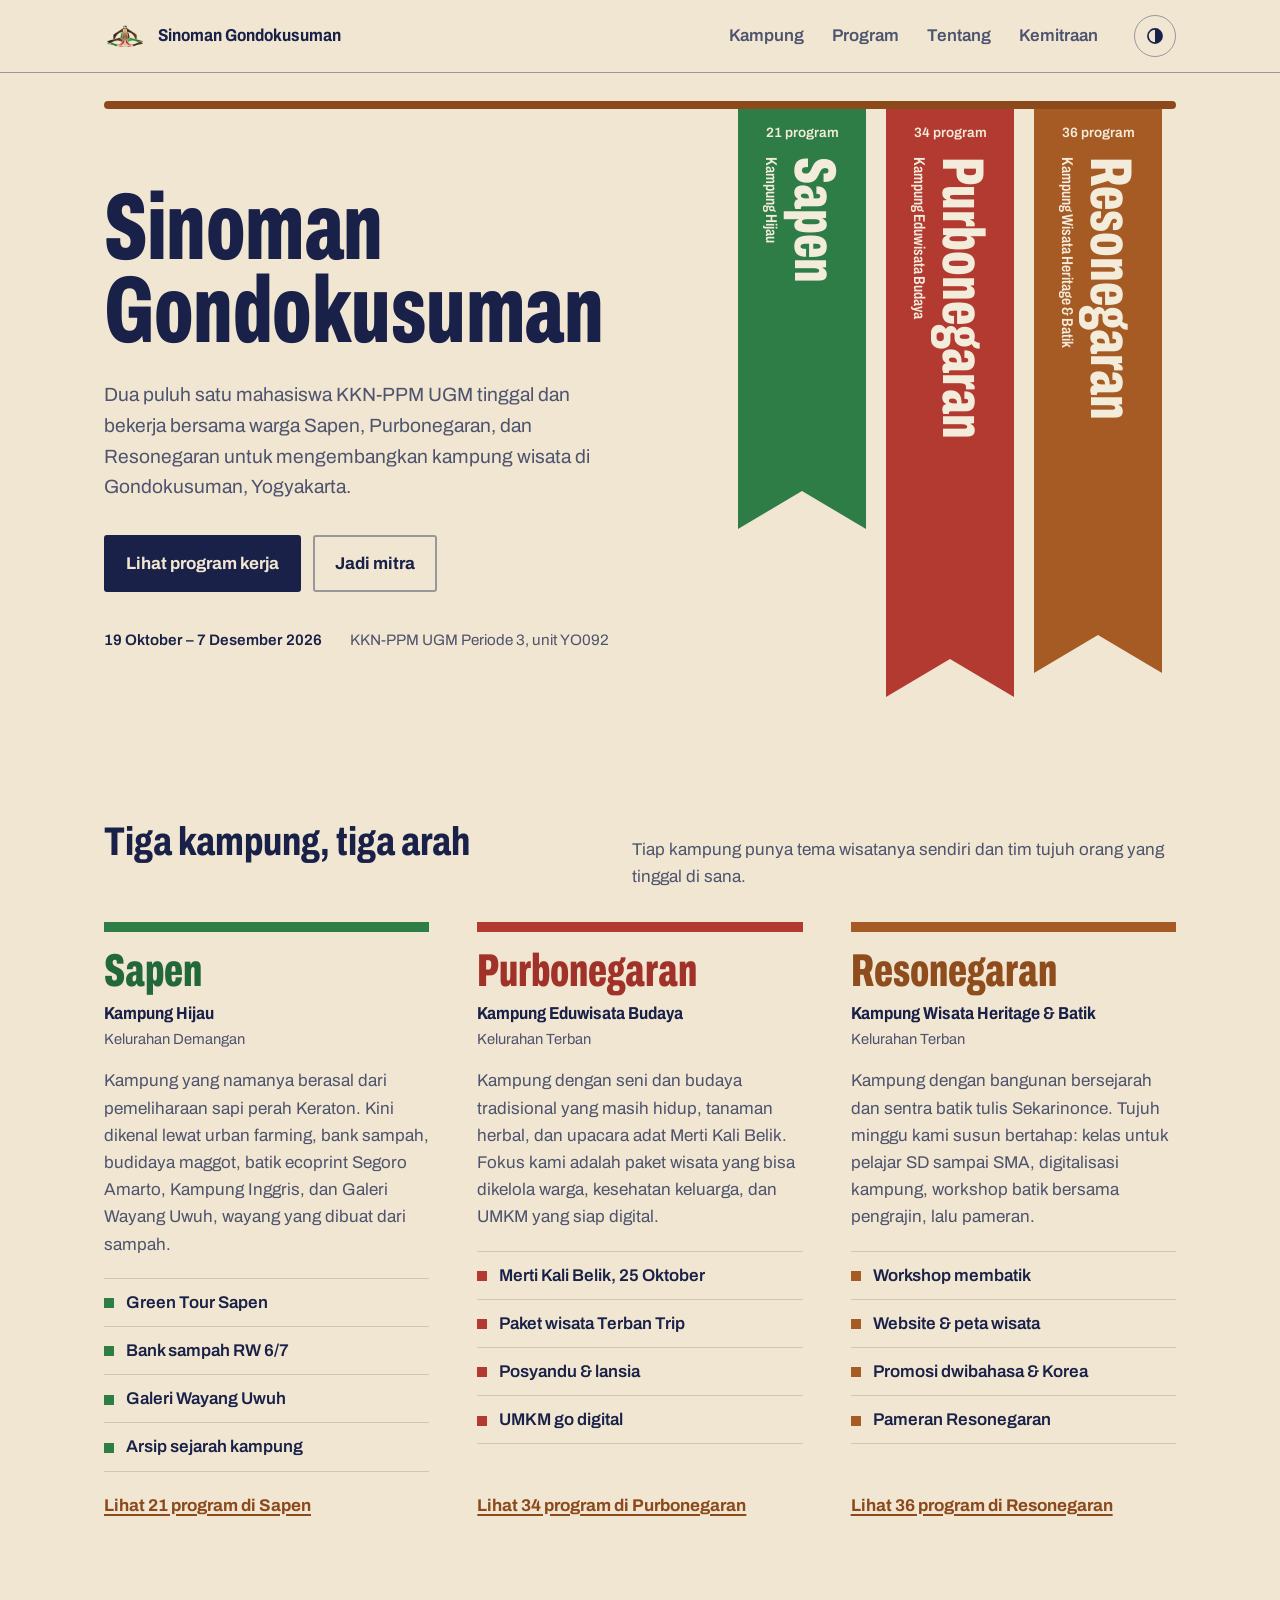
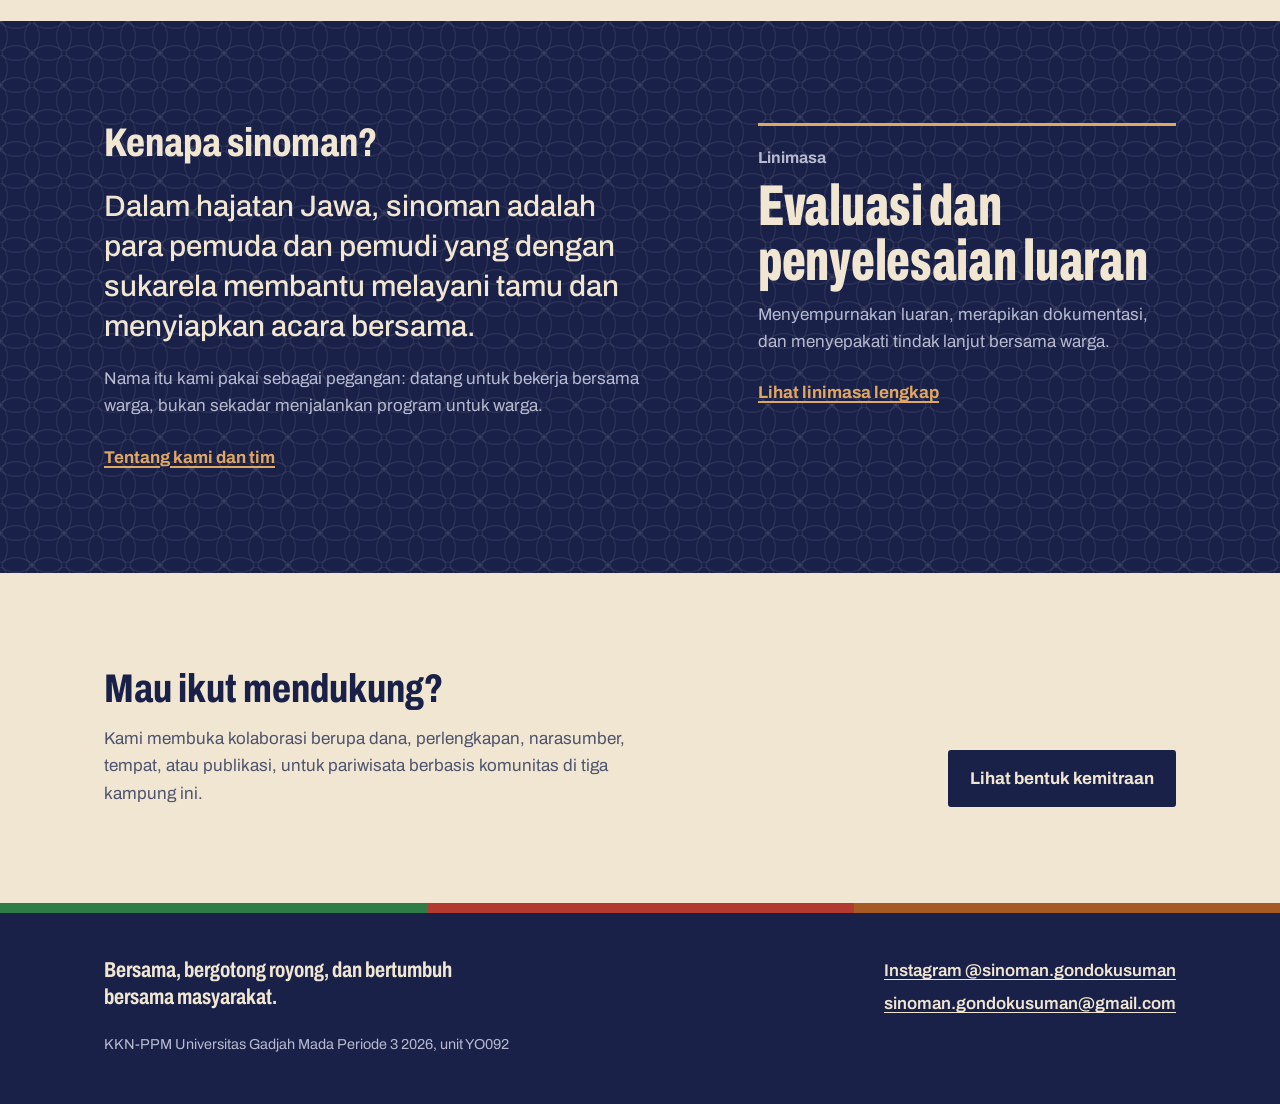
<file: site/index.html>
<!doctype html>
<html lang="id" data-theme="light">
<head>
<meta charset="utf-8">
<meta name="viewport" content="width=device-width, initial-scale=1">
<title>Sinoman Gondokusuman, KKN-PPM UGM 2026</title>
<meta name="description" content="KKN-PPM UGM Periode 3 2026 (YO092) bersama warga Sapen, Purbonegaran, dan Resonegaran, Gondokusuman, Yogyakarta.">
<link rel="icon" type="image/png" href="assets/logo-mark.png">
<script>try { var t = localStorage.getItem("theme"); if (t) document.documentElement.dataset.theme = t; } catch (e) {}</script>
<link rel="preconnect" href="https://fonts.googleapis.com">
<link rel="preconnect" href="https://fonts.gstatic.com" crossorigin>
<link href="https://fonts.googleapis.com/css2?family=Archivo:wdth,wght@62..125,100..900&display=swap" rel="stylesheet">
<link rel="stylesheet" href="style.css">
</head>
<body data-page="home">

<a class="skip" href="#main">Langsung ke isi</a>
<header class="bar">
  <div class="wrap bar-in">
    <a class="brand" href="./" aria-current="page"><span class="disc"><img src="assets/logo-mark.png" alt="" width="36" height="23"></span>Sinoman Gondokusuman</a>
    <nav class="menu" aria-label="Navigasi utama">
      <a href="kampung.html">Kampung</a>
      <a href="program.html">Program</a>
      <a href="tentang.html">Tentang</a>
      <a href="kemitraan.html">Kemitraan</a>
    </nav>
    <button class="theme-toggle" type="button" aria-pressed="false" aria-label="Mode gelap">
      <svg viewBox="0 0 24 24" width="20" height="20" aria-hidden="true"><circle cx="12" cy="12" r="8.5" fill="none" stroke="currentColor" stroke-width="2"/><path d="M12 3.5a8.5 8.5 0 0 1 0 17z" fill="currentColor"/></svg>
    </button>
  </div>
</header>

<main id="main">

<section class="hero">
  <div class="wrap hero-in">
    <div class="pole" aria-hidden="true"></div>
    <div class="hero-text">
      <h1>Sinoman <span>Gondokusuman</span></h1>
      <p class="lede">Dua puluh satu mahasiswa KKN-PPM UGM tinggal dan bekerja bersama warga Sapen, Purbonegaran, dan Resonegaran untuk mengembangkan kampung wisata di Gondokusuman, Yogyakarta.</p>
      <div class="actions">
        <a class="btn" href="program.html">Lihat program kerja</a>
        <a class="btn btn-line" href="kemitraan.html">Jadi mitra</a>
      </div>
      <p class="hero-meta"><span><b>19 Oktober – 7 Desember 2026</b></span><span>KKN-PPM UGM Periode 3, unit YO092</span></p>
    </div>
    <ul class="umbul" id="umbul" aria-label="Tiga kampung"></ul>
  </div>
</section>

<section aria-labelledby="trio-title">
  <div class="wrap">
    <div class="trio-head">
      <h2 id="trio-title">Tiga kampung, tiga arah</h2>
      <p>Tiap kampung punya tema wisatanya sendiri dan tim tujuh orang yang tinggal di sana.</p>
    </div>
    <ul class="trio" id="trio"></ul>
  </div>
</section>

<section class="band" aria-labelledby="sinoman-title">
  <div class="wrap duo">
    <div>
      <h2 id="sinoman-title">Kenapa sinoman?</h2>
      <p class="quote">Dalam hajatan Jawa, sinoman adalah para pemuda dan pemudi yang dengan sukarela membantu melayani tamu dan menyiapkan acara bersama.</p>
      <p>Nama itu kami pakai sebagai pegangan: datang untuk bekerja bersama warga, bukan sekadar menjalankan program untuk warga.</p>
      <a class="more" href="tentang.html">Tentang kami dan tim</a>
    </div>
    <aside class="now" id="now" aria-label="Linimasa"></aside>
  </div>
</section>

<section class="invite" aria-labelledby="invite-title">
  <div class="wrap invite-in">
    <div>
      <h2 id="invite-title">Mau ikut mendukung?</h2>
      <p>Kami membuka kolaborasi berupa dana, perlengkapan, narasumber, tempat, atau publikasi, untuk pariwisata berbasis komunitas di tiga kampung ini.</p>
    </div>
    <a class="btn" href="kemitraan.html">Lihat bentuk kemitraan</a>
  </div>
</section>

</main>

<footer class="foot">
  <div class="wrap foot-in">
    <p class="foot-tag">Bersama, bergotong royong, dan bertumbuh bersama masyarakat.</p>
    <ul class="foot-links">
      <li><a href="https://www.instagram.com/sinoman.gondokusuman/" rel="noopener">Instagram @sinoman.gondokusuman</a></li>
      <li><a href="mailto:sinoman.gondokusuman@gmail.com">sinoman.gondokusuman@gmail.com</a></li>
    </ul>
    <p class="foot-small">KKN-PPM Universitas Gadjah Mada Periode 3 2026, unit YO092</p>
  </div>
</footer>

<script src="data.js"></script>
<script src="app.js"></script>
</body>
</html>
</file>
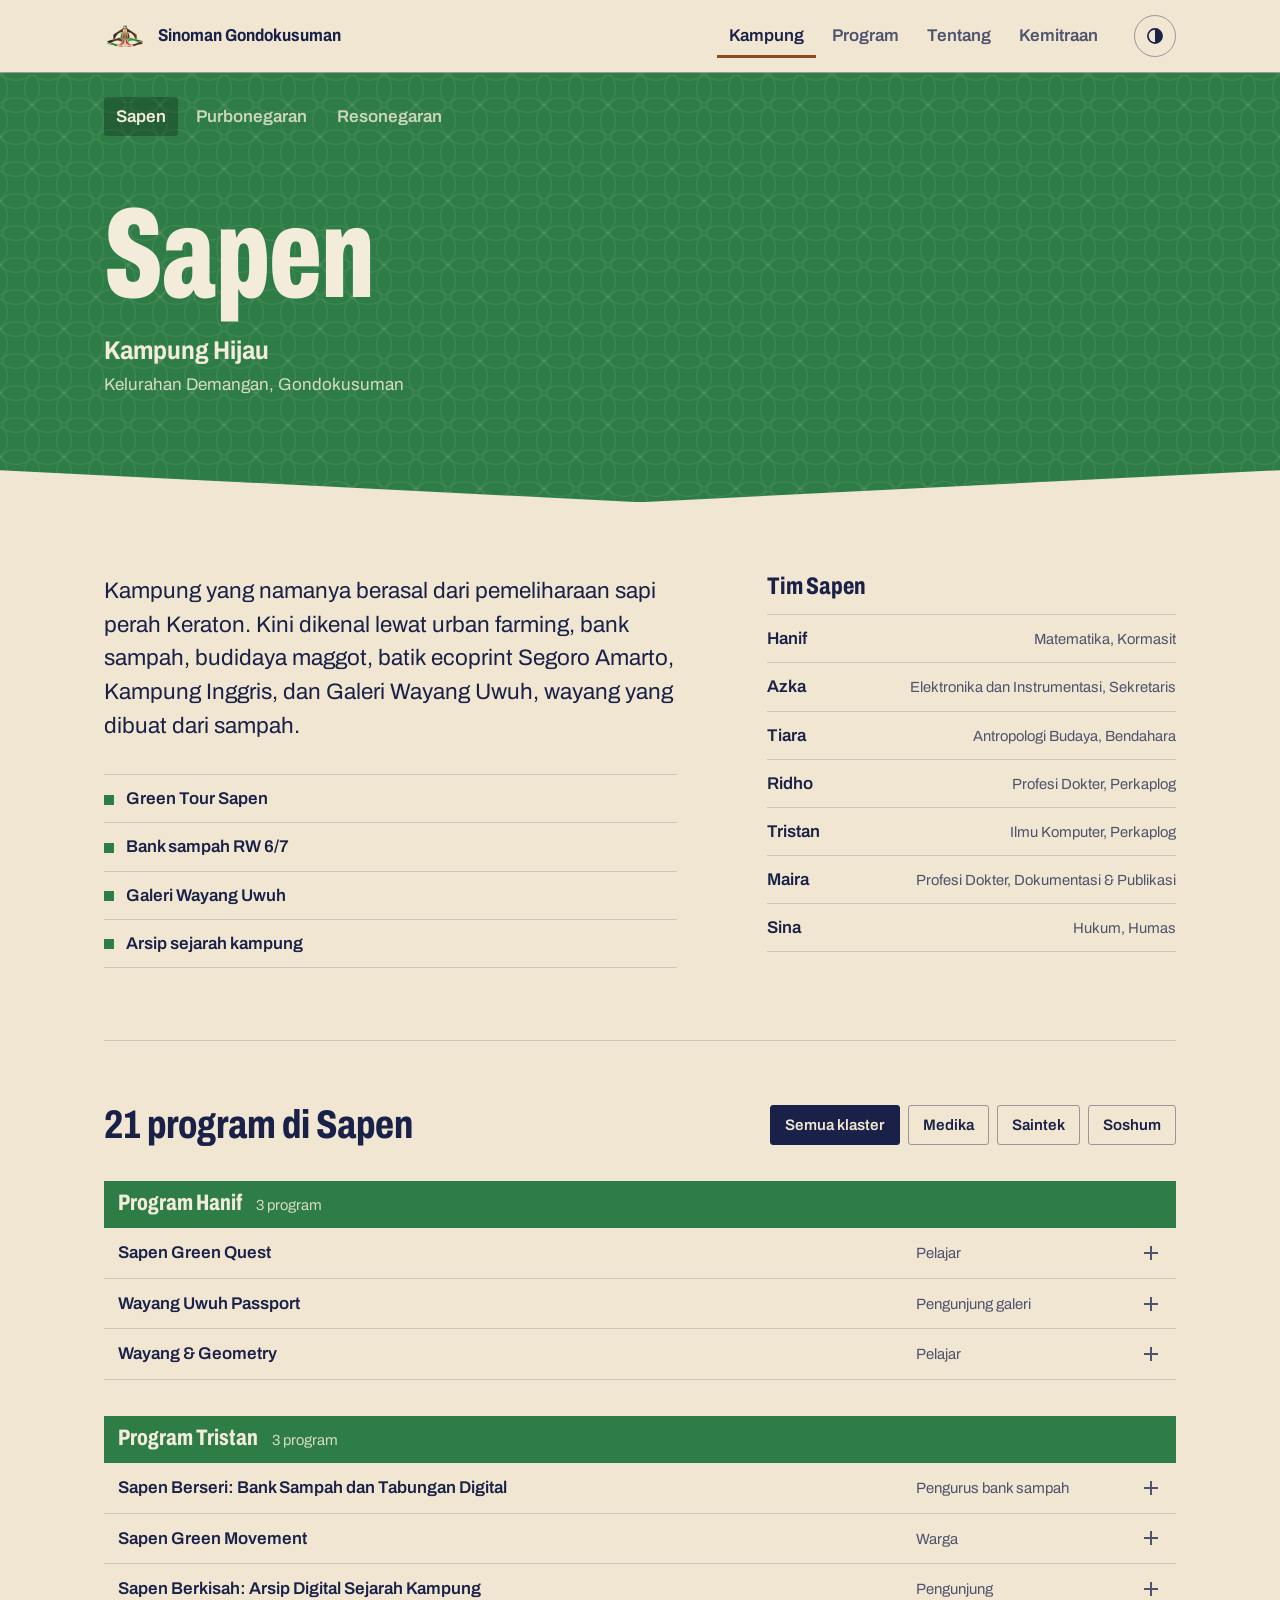
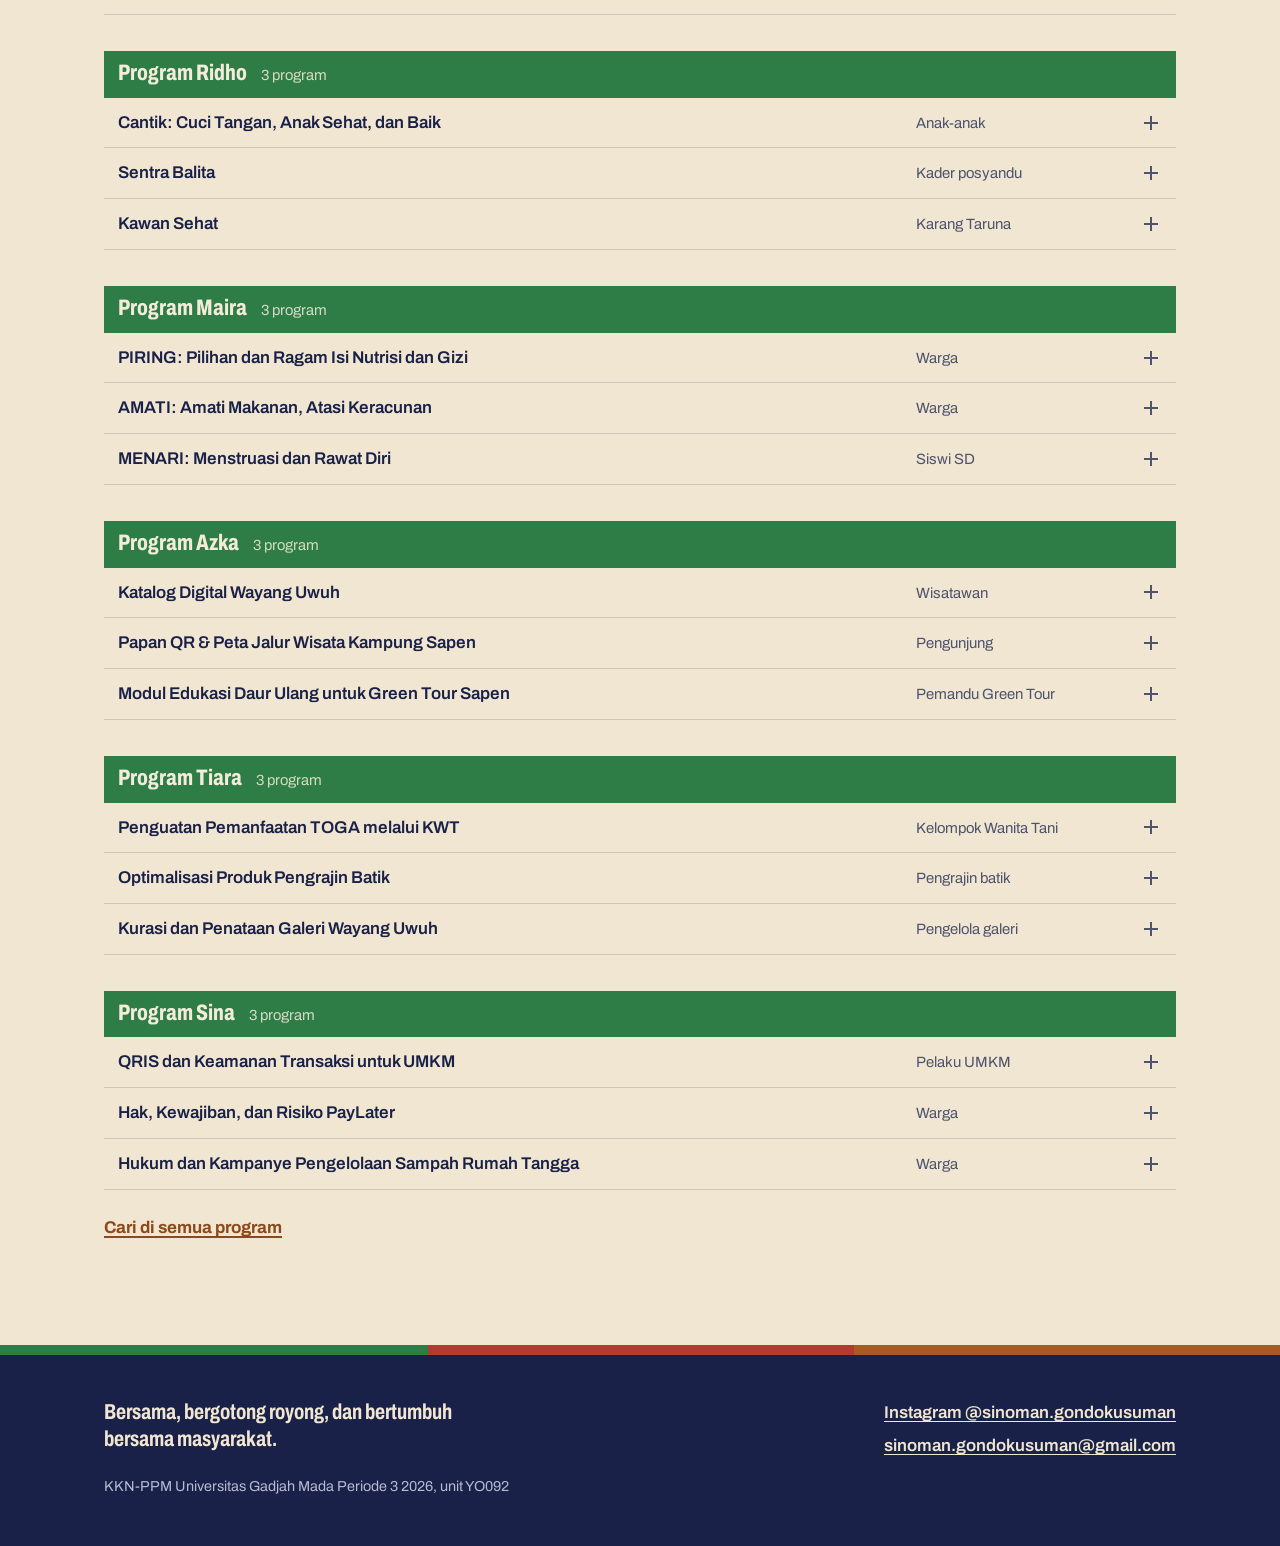
<file: site/kampung.html>
<!doctype html>
<html lang="id" data-theme="light">
<head>
<meta charset="utf-8">
<meta name="viewport" content="width=device-width, initial-scale=1">
<title>Kampung | Sinoman Gondokusuman</title>
<meta name="description" content="Sapen, Purbonegaran, dan Resonegaran: tiga kampung wisata di Gondokusuman, Yogyakarta, beserta program kerja dan tim KKN di masing-masing kampung.">
<link rel="icon" type="image/png" href="assets/logo-mark.png">
<script>try { var t = localStorage.getItem("theme"); if (t) document.documentElement.dataset.theme = t; } catch (e) {}</script>
<link rel="preconnect" href="https://fonts.googleapis.com">
<link rel="preconnect" href="https://fonts.gstatic.com" crossorigin>
<link href="https://fonts.googleapis.com/css2?family=Archivo:wdth,wght@62..125,100..900&display=swap" rel="stylesheet">
<link rel="stylesheet" href="style.css">
</head>
<body data-page="kampung">

<a class="skip" href="#main">Langsung ke isi</a>
<header class="bar">
  <div class="wrap bar-in">
    <a class="brand" href="./"><span class="disc"><img src="assets/logo-mark.png" alt="" width="36" height="23"></span>Sinoman Gondokusuman</a>
    <nav class="menu" aria-label="Navigasi utama">
      <a href="kampung.html" aria-current="page">Kampung</a>
      <a href="program.html">Program</a>
      <a href="tentang.html">Tentang</a>
      <a href="kemitraan.html">Kemitraan</a>
    </nav>
    <button class="theme-toggle" type="button" aria-pressed="false" aria-label="Mode gelap">
      <svg viewBox="0 0 24 24" width="20" height="20" aria-hidden="true"><circle cx="12" cy="12" r="8.5" fill="none" stroke="currentColor" stroke-width="2"/><path d="M12 3.5a8.5 8.5 0 0 1 0 17z" fill="currentColor"/></svg>
    </button>
  </div>
</header>

<main id="main">

<section class="k-head" id="k-head"></section>

<div class="wrap k-grid">
  <div id="k-about"></div>
  <aside id="k-team"></aside>
</div>

<section class="wrap k-programs" aria-labelledby="k-programs-title">
  <div class="k-programs-head">
    <h2 id="k-programs-title">Program</h2>
    <div class="chips" id="k-klaster" role="group" aria-label="Pilih klaster"></div>
  </div>
  <div id="k-list"></div>
  <a class="more" id="k-all" href="program.html">Cari di semua program</a>
</section>

</main>

<footer class="foot">
  <div class="wrap foot-in">
    <p class="foot-tag">Bersama, bergotong royong, dan bertumbuh bersama masyarakat.</p>
    <ul class="foot-links">
      <li><a href="https://www.instagram.com/sinoman.gondokusuman/" rel="noopener">Instagram @sinoman.gondokusuman</a></li>
      <li><a href="mailto:sinoman.gondokusuman@gmail.com">sinoman.gondokusuman@gmail.com</a></li>
    </ul>
    <p class="foot-small">KKN-PPM Universitas Gadjah Mada Periode 3 2026, unit YO092</p>
  </div>
</footer>

<script src="data.js"></script>
<script src="app.js"></script>
</body>
</html>
</file>
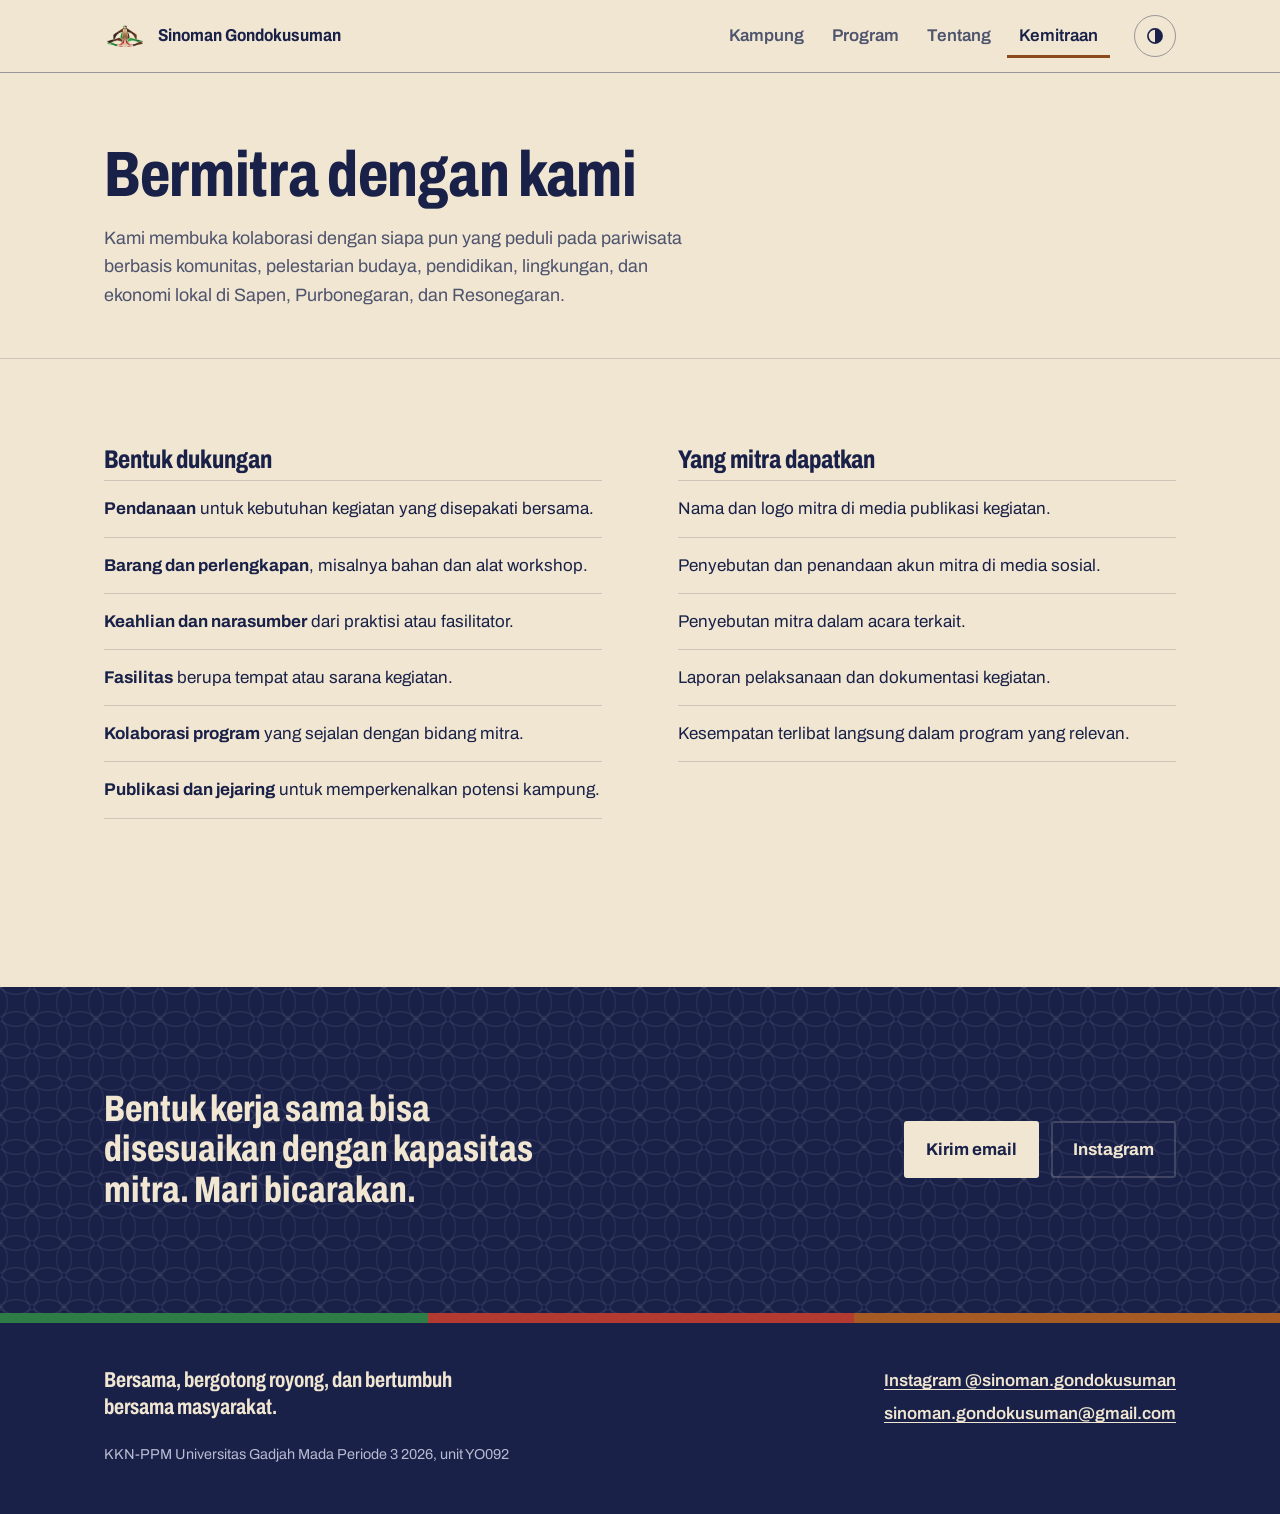
<file: site/kemitraan.html>
<!doctype html>
<html lang="id" data-theme="light">
<head>
<meta charset="utf-8">
<meta name="viewport" content="width=device-width, initial-scale=1">
<title>Kemitraan | Sinoman Gondokusuman</title>
<meta name="description" content="Bermitra dengan Sinoman Gondokusuman untuk pariwisata berbasis komunitas, pelestarian budaya, pendidikan, lingkungan, dan ekonomi lokal.">
<link rel="icon" type="image/png" href="assets/logo-mark.png">
<script>try { var t = localStorage.getItem("theme"); if (t) document.documentElement.dataset.theme = t; } catch (e) {}</script>
<link rel="preconnect" href="https://fonts.googleapis.com">
<link rel="preconnect" href="https://fonts.gstatic.com" crossorigin>
<link href="https://fonts.googleapis.com/css2?family=Archivo:wdth,wght@62..125,100..900&display=swap" rel="stylesheet">
<link rel="stylesheet" href="style.css">
</head>
<body data-page="kemitraan">

<a class="skip" href="#main">Langsung ke isi</a>
<header class="bar">
  <div class="wrap bar-in">
    <a class="brand" href="./"><span class="disc"><img src="assets/logo-mark.png" alt="" width="36" height="23"></span>Sinoman Gondokusuman</a>
    <nav class="menu" aria-label="Navigasi utama">
      <a href="kampung.html">Kampung</a>
      <a href="program.html">Program</a>
      <a href="tentang.html">Tentang</a>
      <a href="kemitraan.html" aria-current="page">Kemitraan</a>
    </nav>
    <button class="theme-toggle" type="button" aria-pressed="false" aria-label="Mode gelap">
      <svg viewBox="0 0 24 24" width="20" height="20" aria-hidden="true"><circle cx="12" cy="12" r="8.5" fill="none" stroke="currentColor" stroke-width="2"/><path d="M12 3.5a8.5 8.5 0 0 1 0 17z" fill="currentColor"/></svg>
    </button>
  </div>
</header>

<main id="main">

<div class="wrap page-head">
  <h1>Bermitra dengan kami</h1>
  <p>Kami membuka kolaborasi dengan siapa pun yang peduli pada pariwisata berbasis komunitas, pelestarian budaya, pendidikan, lingkungan, dan ekonomi lokal di Sapen, Purbonegaran, dan Resonegaran.</p>
</div>

<section class="block" aria-label="Rincian kemitraan">
  <div class="wrap">
    <div class="partner">
      <div>
        <h2>Bentuk dukungan</h2>
        <ul>
          <li><b>Pendanaan</b> untuk kebutuhan kegiatan yang disepakati bersama.</li>
          <li><b>Barang dan perlengkapan</b>, misalnya bahan dan alat workshop.</li>
          <li><b>Keahlian dan narasumber</b> dari praktisi atau fasilitator.</li>
          <li><b>Fasilitas</b> berupa tempat atau sarana kegiatan.</li>
          <li><b>Kolaborasi program</b> yang sejalan dengan bidang mitra.</li>
          <li><b>Publikasi dan jejaring</b> untuk memperkenalkan potensi kampung.</li>
        </ul>
      </div>
      <div>
        <h2>Yang mitra dapatkan</h2>
        <ul>
          <li>Nama dan logo mitra di media publikasi kegiatan.</li>
          <li>Penyebutan dan penandaan akun mitra di media sosial.</li>
          <li>Penyebutan mitra dalam acara terkait.</li>
          <li>Laporan pelaksanaan dan dokumentasi kegiatan.</li>
          <li>Kesempatan terlibat langsung dalam program yang relevan.</li>
        </ul>
      </div>
    </div>
  </div>
</section>

<section class="band contact" aria-label="Kontak">
  <div class="wrap contact-in">
    <p>Bentuk kerja sama bisa disesuaikan dengan kapasitas mitra. Mari bicarakan.</p>
    <div class="actions">
      <a class="btn" href="mailto:sinoman.gondokusuman@gmail.com">Kirim email</a>
      <a class="btn btn-line" href="https://www.instagram.com/sinoman.gondokusuman/" rel="noopener">Instagram</a>
    </div>
  </div>
</section>

</main>

<footer class="foot">
  <div class="wrap foot-in">
    <p class="foot-tag">Bersama, bergotong royong, dan bertumbuh bersama masyarakat.</p>
    <ul class="foot-links">
      <li><a href="https://www.instagram.com/sinoman.gondokusuman/" rel="noopener">Instagram @sinoman.gondokusuman</a></li>
      <li><a href="mailto:sinoman.gondokusuman@gmail.com">sinoman.gondokusuman@gmail.com</a></li>
    </ul>
    <p class="foot-small">KKN-PPM Universitas Gadjah Mada Periode 3 2026, unit YO092</p>
  </div>
</footer>

<script src="data.js"></script>
<script src="app.js"></script>
</body>
</html>
</file>
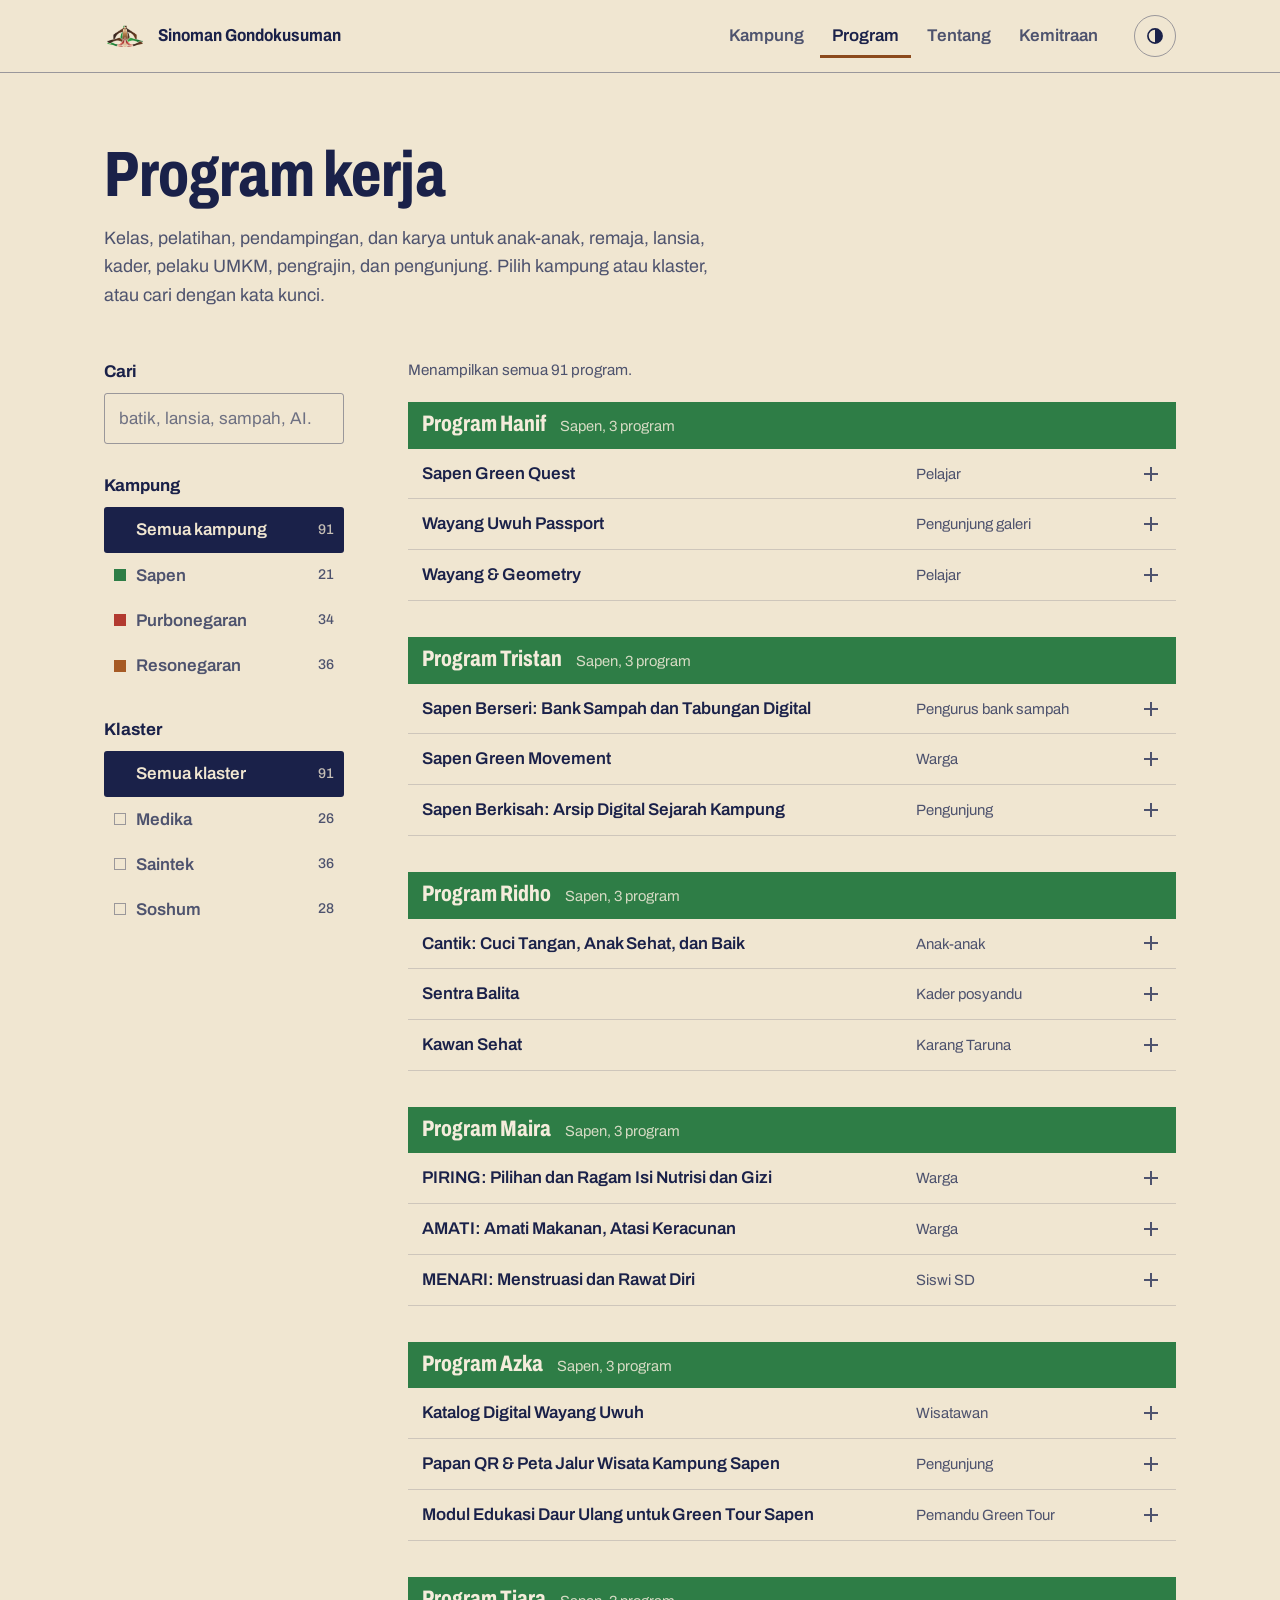
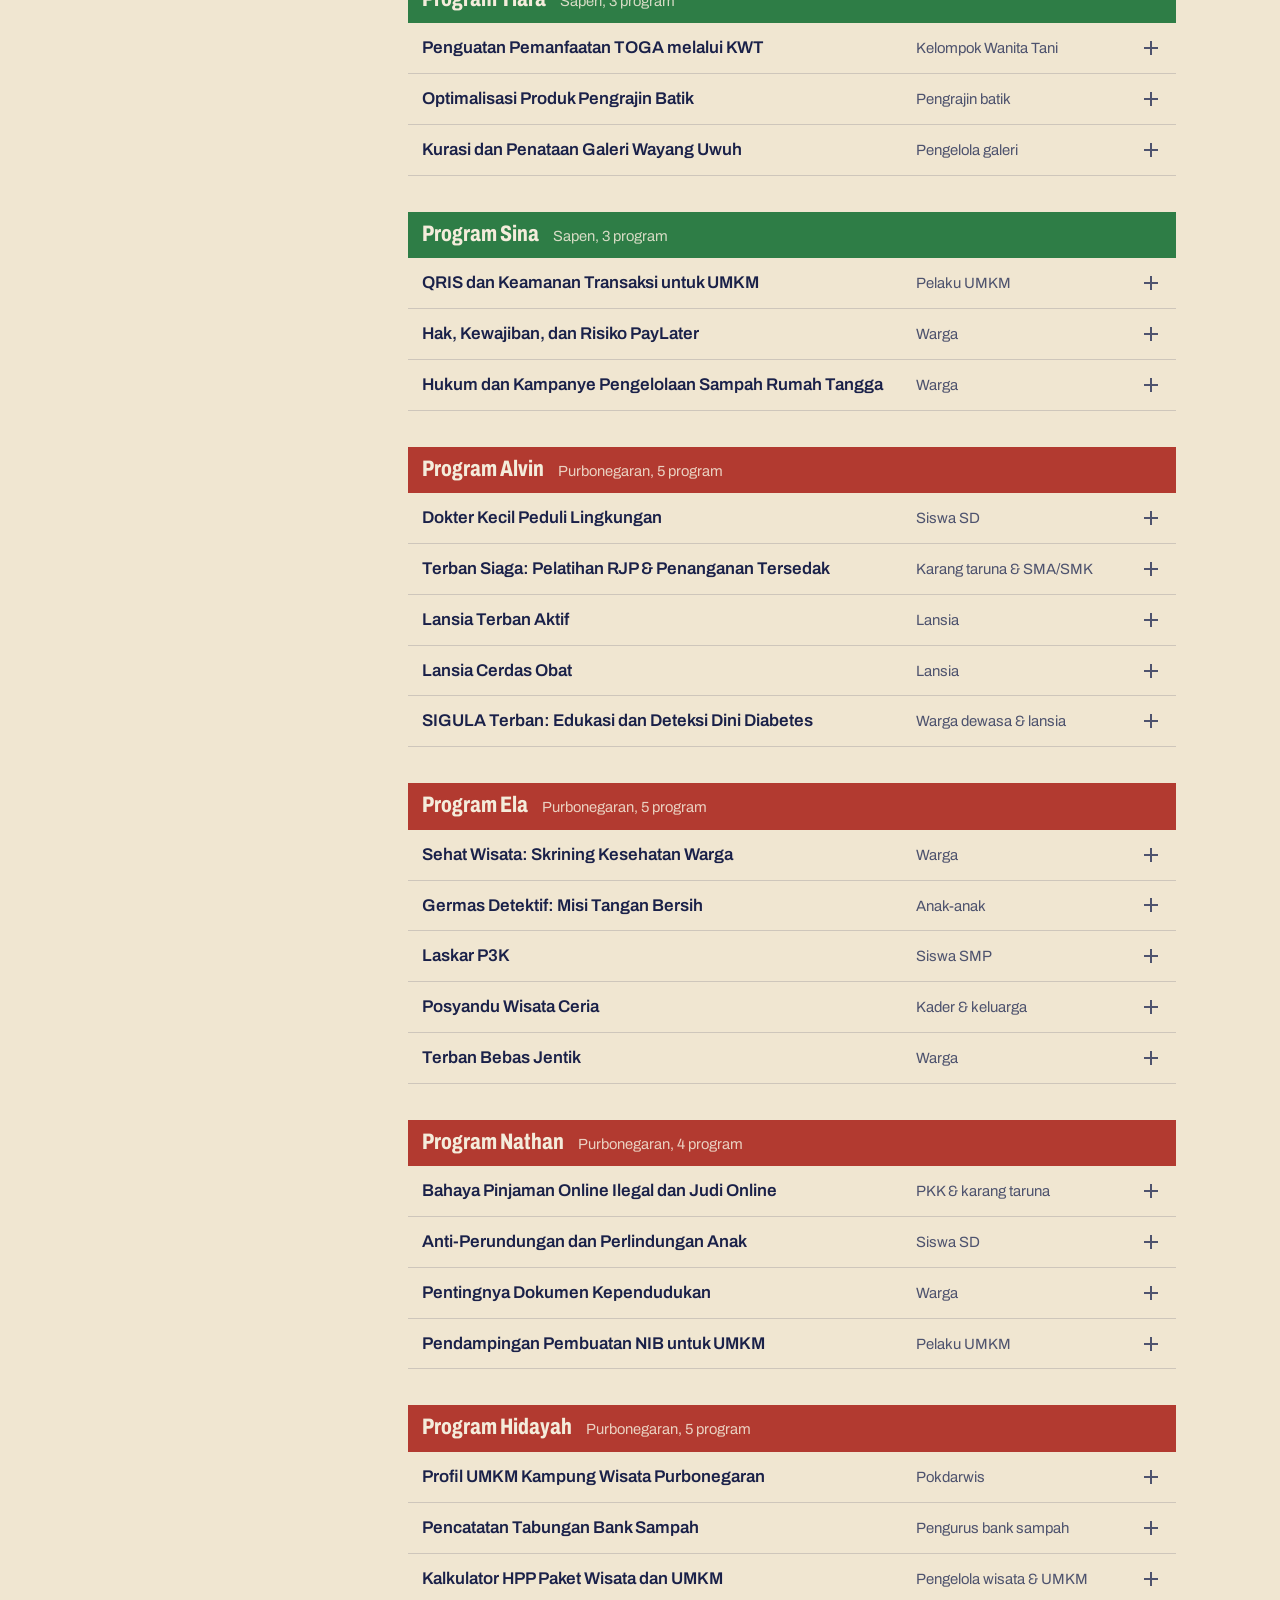
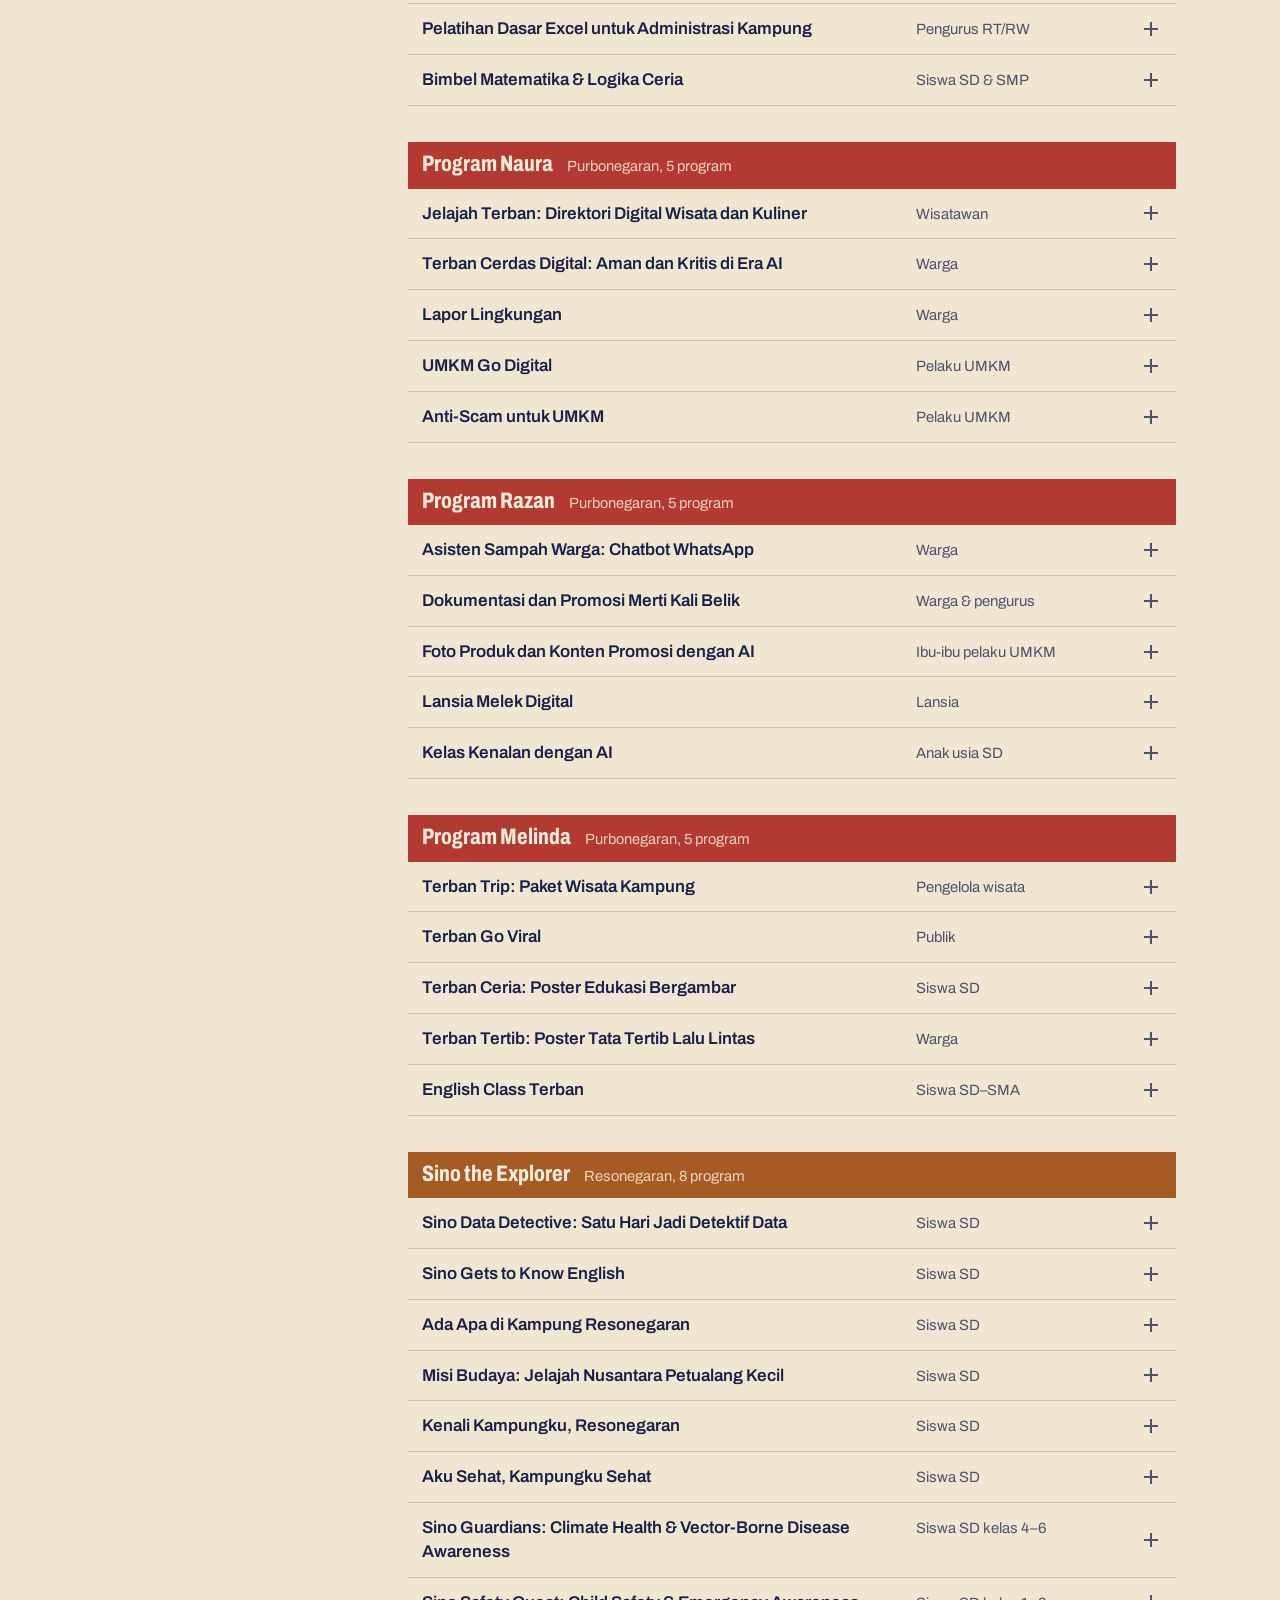
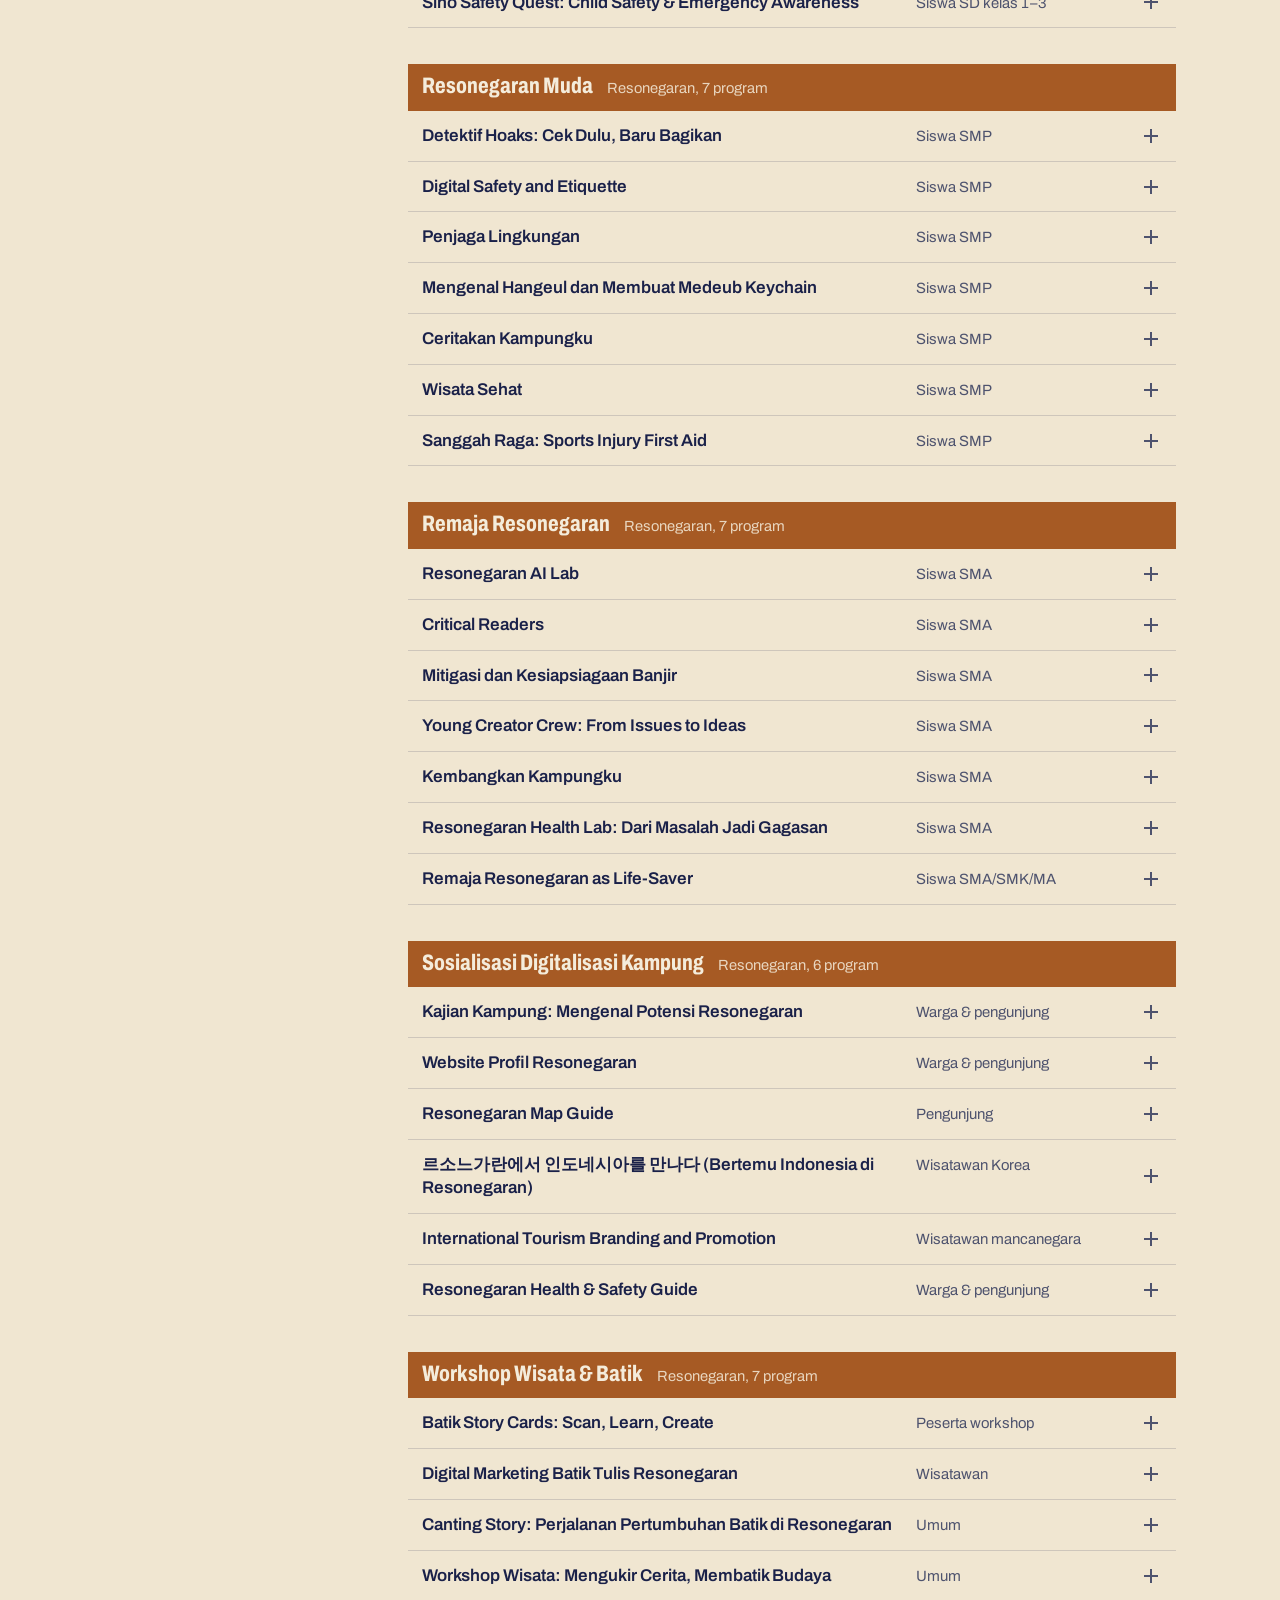
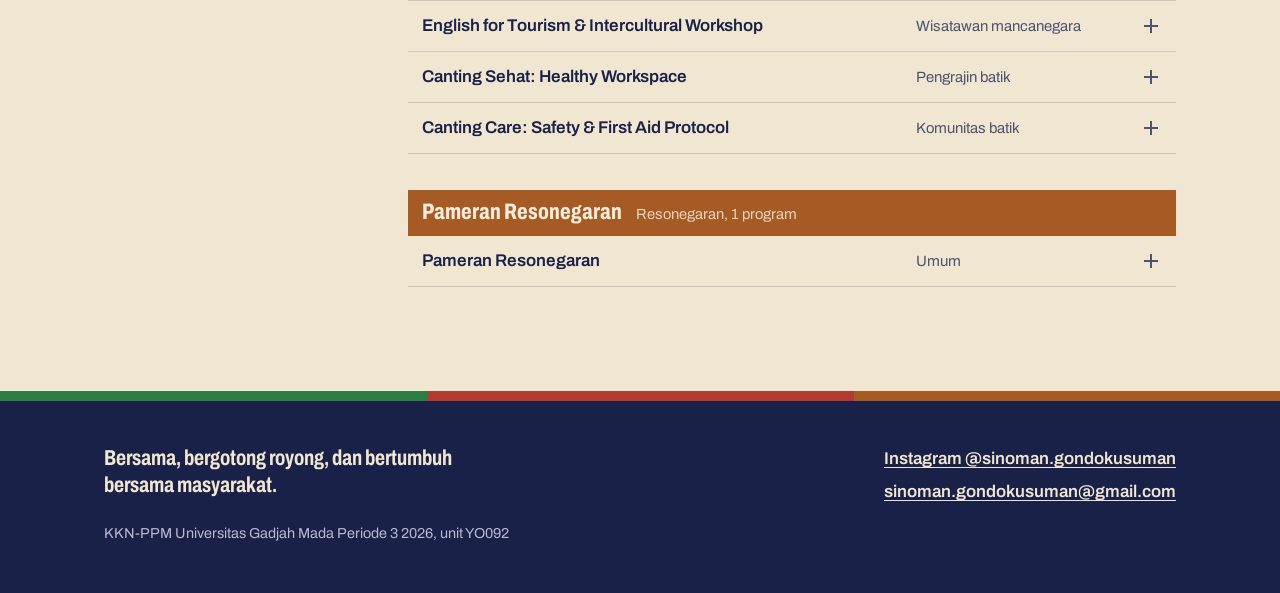
<file: site/program.html>
<!doctype html>
<html lang="id" data-theme="light">
<head>
<meta charset="utf-8">
<meta name="viewport" content="width=device-width, initial-scale=1">
<title>Program kerja | Sinoman Gondokusuman</title>
<meta name="description" content="Semua program kerja KKN-PPM UGM Sinoman Gondokusuman di Sapen, Purbonegaran, dan Resonegaran, bisa disaring per kampung dan klaster.">
<link rel="icon" type="image/png" href="assets/logo-mark.png">
<script>try { var t = localStorage.getItem("theme"); if (t) document.documentElement.dataset.theme = t; } catch (e) {}</script>
<link rel="preconnect" href="https://fonts.googleapis.com">
<link rel="preconnect" href="https://fonts.gstatic.com" crossorigin>
<link href="https://fonts.googleapis.com/css2?family=Archivo:wdth,wght@62..125,100..900&display=swap" rel="stylesheet">
<link rel="stylesheet" href="style.css">
</head>
<body data-page="program">

<a class="skip" href="#main">Langsung ke isi</a>
<header class="bar">
  <div class="wrap bar-in">
    <a class="brand" href="./"><span class="disc"><img src="assets/logo-mark.png" alt="" width="36" height="23"></span>Sinoman Gondokusuman</a>
    <nav class="menu" aria-label="Navigasi utama">
      <a href="kampung.html">Kampung</a>
      <a href="program.html" aria-current="page">Program</a>
      <a href="tentang.html">Tentang</a>
      <a href="kemitraan.html">Kemitraan</a>
    </nav>
    <button class="theme-toggle" type="button" aria-pressed="false" aria-label="Mode gelap">
      <svg viewBox="0 0 24 24" width="20" height="20" aria-hidden="true"><circle cx="12" cy="12" r="8.5" fill="none" stroke="currentColor" stroke-width="2"/><path d="M12 3.5a8.5 8.5 0 0 1 0 17z" fill="currentColor"/></svg>
    </button>
  </div>
</header>

<main id="main">

<div class="wrap page-head">
  <h1>Program kerja</h1>
  <p>Kelas, pelatihan, pendampingan, dan karya untuk anak-anak, remaja, lansia, kader, pelaku UMKM, pengrajin, dan pengunjung. Pilih kampung atau klaster, atau cari dengan kata kunci.</p>
</div>

<div class="wrap explorer">
  <div class="filters">
    <label class="search">
      <span class="filter-label">Cari</span>
      <input type="search" id="q" placeholder="batik, lansia, sampah, AI…" autocomplete="off">
    </label>
    <div>
      <span class="filter-label" id="f-kampung-label">Kampung</span>
      <div class="opts" id="f-kampung" role="group" aria-labelledby="f-kampung-label"></div>
    </div>
    <div>
      <span class="filter-label" id="f-klaster-label">Klaster</span>
      <div class="opts" id="f-klaster" role="group" aria-labelledby="f-klaster-label"></div>
    </div>
  </div>
  <div class="results">
    <p class="count" id="count" aria-live="polite"></p>
    <div id="programs"></div>
  </div>
</div>

</main>

<footer class="foot">
  <div class="wrap foot-in">
    <p class="foot-tag">Bersama, bergotong royong, dan bertumbuh bersama masyarakat.</p>
    <ul class="foot-links">
      <li><a href="https://www.instagram.com/sinoman.gondokusuman/" rel="noopener">Instagram @sinoman.gondokusuman</a></li>
      <li><a href="mailto:sinoman.gondokusuman@gmail.com">sinoman.gondokusuman@gmail.com</a></li>
    </ul>
    <p class="foot-small">KKN-PPM Universitas Gadjah Mada Periode 3 2026, unit YO092</p>
  </div>
</footer>

<script src="data.js"></script>
<script src="app.js"></script>
</body>
</html>
</file>
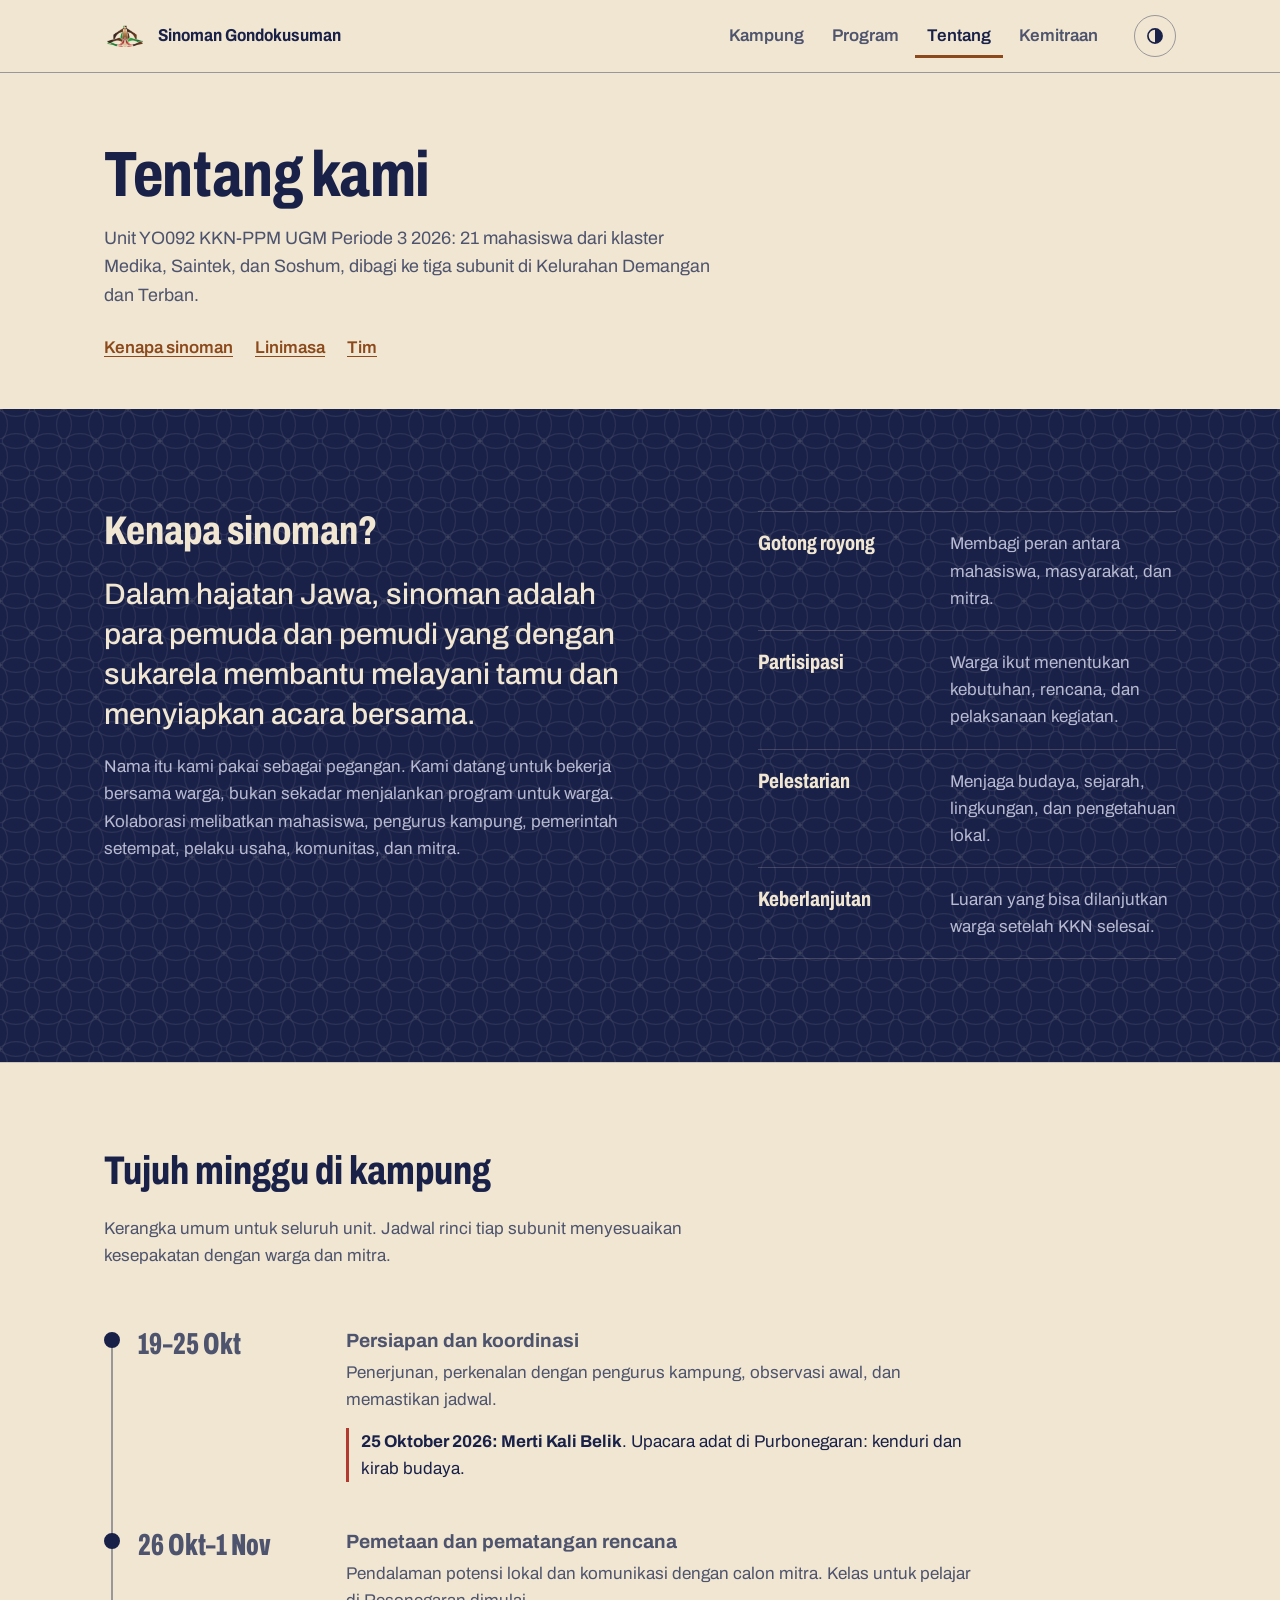
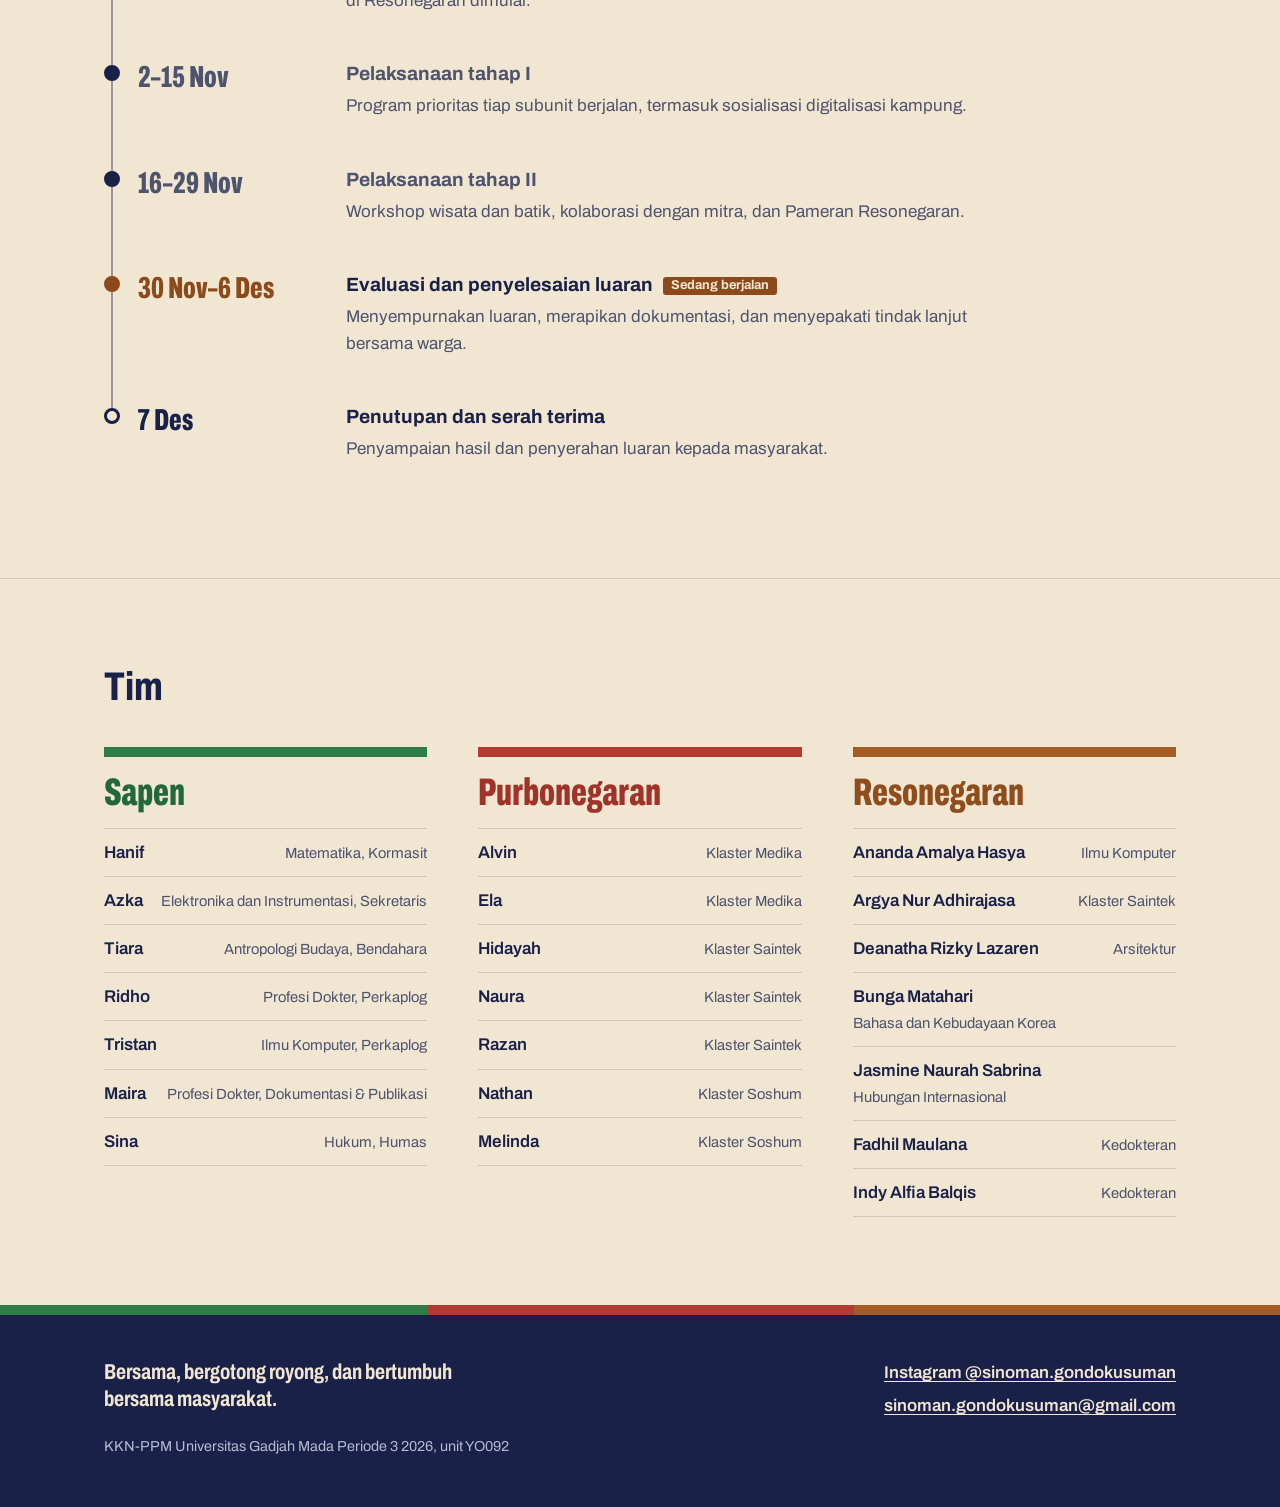
<file: site/tentang.html>
<!doctype html>
<html lang="id" data-theme="light">
<head>
<meta charset="utf-8">
<meta name="viewport" content="width=device-width, initial-scale=1">
<title>Tentang | Sinoman Gondokusuman</title>
<meta name="description" content="Arti nama sinoman, nilai yang kami pegang, linimasa tujuh minggu KKN, dan tim Sinoman Gondokusuman.">
<link rel="icon" type="image/png" href="assets/logo-mark.png">
<script>try { var t = localStorage.getItem("theme"); if (t) document.documentElement.dataset.theme = t; } catch (e) {}</script>
<link rel="preconnect" href="https://fonts.googleapis.com">
<link rel="preconnect" href="https://fonts.gstatic.com" crossorigin>
<link href="https://fonts.googleapis.com/css2?family=Archivo:wdth,wght@62..125,100..900&display=swap" rel="stylesheet">
<link rel="stylesheet" href="style.css">
</head>
<body data-page="tentang">

<a class="skip" href="#main">Langsung ke isi</a>
<header class="bar">
  <div class="wrap bar-in">
    <a class="brand" href="./"><span class="disc"><img src="assets/logo-mark.png" alt="" width="36" height="23"></span>Sinoman Gondokusuman</a>
    <nav class="menu" aria-label="Navigasi utama">
      <a href="kampung.html">Kampung</a>
      <a href="program.html">Program</a>
      <a href="tentang.html" aria-current="page">Tentang</a>
      <a href="kemitraan.html">Kemitraan</a>
    </nav>
    <button class="theme-toggle" type="button" aria-pressed="false" aria-label="Mode gelap">
      <svg viewBox="0 0 24 24" width="20" height="20" aria-hidden="true"><circle cx="12" cy="12" r="8.5" fill="none" stroke="currentColor" stroke-width="2"/><path d="M12 3.5a8.5 8.5 0 0 1 0 17z" fill="currentColor"/></svg>
    </button>
  </div>
</header>

<main id="main">

<div class="wrap page-head">
  <h1>Tentang kami</h1>
  <p>Unit YO092 KKN-PPM UGM Periode 3 2026: 21 mahasiswa dari klaster Medika, Saintek, dan Soshum, dibagi ke tiga subunit di Kelurahan Demangan dan Terban.</p>
  <nav class="jump" aria-label="Di halaman ini">
    <a href="#sinoman">Kenapa sinoman</a>
    <a href="#linimasa">Linimasa</a>
    <a href="#tim">Tim</a>
  </nav>
</div>

<section class="band" id="sinoman" aria-labelledby="sinoman-title">
  <div class="wrap duo">
    <div>
      <h2 id="sinoman-title">Kenapa sinoman?</h2>
      <p class="quote">Dalam hajatan Jawa, sinoman adalah para pemuda dan pemudi yang dengan sukarela membantu melayani tamu dan menyiapkan acara bersama.</p>
      <p>Nama itu kami pakai sebagai pegangan. Kami datang untuk bekerja bersama warga, bukan sekadar menjalankan program untuk warga. Kolaborasi melibatkan mahasiswa, pengurus kampung, pemerintah setempat, pelaku usaha, komunitas, dan mitra.</p>
    </div>
    <ul class="values" aria-label="Nilai yang kami pegang">
      <li><b>Gotong royong</b><span>Membagi peran antara mahasiswa, masyarakat, dan mitra.</span></li>
      <li><b>Partisipasi</b><span>Warga ikut menentukan kebutuhan, rencana, dan pelaksanaan kegiatan.</span></li>
      <li><b>Pelestarian</b><span>Menjaga budaya, sejarah, lingkungan, dan pengetahuan lokal.</span></li>
      <li><b>Keberlanjutan</b><span>Luaran yang bisa dilanjutkan warga setelah KKN selesai.</span></li>
    </ul>
  </div>
</section>

<section class="block" id="linimasa" aria-labelledby="linimasa-title">
  <div class="wrap">
    <h2 id="linimasa-title">Tujuh minggu di kampung</h2>
    <p class="block-intro">Kerangka umum untuk seluruh unit. Jadwal rinci tiap subunit menyesuaikan kesepakatan dengan warga dan mitra.</p>
    <ol class="timeline" id="timeline"></ol>
  </div>
</section>

<section class="block" id="tim" aria-labelledby="tim-title">
  <div class="wrap">
    <h2 id="tim-title">Tim</h2>
    <div class="team" id="team"></div>
  </div>
</section>

</main>

<footer class="foot">
  <div class="wrap foot-in">
    <p class="foot-tag">Bersama, bergotong royong, dan bertumbuh bersama masyarakat.</p>
    <ul class="foot-links">
      <li><a href="https://www.instagram.com/sinoman.gondokusuman/" rel="noopener">Instagram @sinoman.gondokusuman</a></li>
      <li><a href="mailto:sinoman.gondokusuman@gmail.com">sinoman.gondokusuman@gmail.com</a></li>
    </ul>
    <p class="foot-small">KKN-PPM Universitas Gadjah Mada Periode 3 2026, unit YO092</p>
  </div>
</footer>

<script src="data.js"></script>
<script src="app.js"></script>
</body>
</html>
</file>
<file: site/style.css>
/* Sinoman Gondokusuman
   Mori (unbleached cotton) ground, nila (indigo) ink and soga accent: the
   three colours of Yogyakarta batik. Nila bands carry a kawung batik tile;
   the subunit colours come from the logo. One typeface, Archivo, used across
   its width axis: condensed for names and headings, normal width for reading. */

:root {
  color-scheme: light;
  --bg: #F0E6D1;
  --bg-2: #E7DBC1;
  --ink: #1A2149;
  --ink-2: #4E536E;
  --line: rgba(26, 33, 73, .16);
  --line-strong: rgba(26, 33, 73, .4);
  --accent: #8C4A1C;
  --on-fill: #F4ECDB;

  /* Nila band: dark block on the light page. */
  --band: #1A2149;
  --band-2: #232B5A;
  --band-ink: #F0E6D1;
  --band-ink-2: #B7BAD0;
  --band-line: rgba(240, 230, 209, .18);
  --band-accent: #E0A762;
  --disc: transparent;

  /* Fill colours (banners, bands) are shared by both themes;
     the -ink variants are for text on the page background. */
  --sapen: #2E7D46;
  --purbonegaran: #B23A30;
  --resonegaran: #A65A24;
  --sapen-ink: #23683A;
  --purbonegaran-ink: #A1322A;
  --resonegaran-ink: #8F4C1C;

  --wrap: 1160px;
  --gutter: clamp(18px, 4vw, 44px);
  --r: 3px;
  --kawung: url("data:image/svg+xml,%3Csvg xmlns='http://www.w3.org/2000/svg' width='64' height='64' viewBox='0 0 56 56'%3E%3Cg fill='none' stroke='%23F0E6D1' stroke-opacity='.085' stroke-width='1'%3E%3Cellipse cx='28' cy='14' rx='6.5' ry='12'/%3E%3Cellipse cx='28' cy='42' rx='6.5' ry='12'/%3E%3Cellipse cx='14' cy='28' rx='12' ry='6.5'/%3E%3Cellipse cx='42' cy='28' rx='12' ry='6.5'/%3E%3Cellipse cx='14' cy='0' rx='12' ry='6.5'/%3E%3Cellipse cx='42' cy='0' rx='12' ry='6.5'/%3E%3Cellipse cx='14' cy='56' rx='12' ry='6.5'/%3E%3Cellipse cx='42' cy='56' rx='12' ry='6.5'/%3E%3Cellipse cx='0' cy='14' rx='6.5' ry='12'/%3E%3Cellipse cx='0' cy='42' rx='6.5' ry='12'/%3E%3Cellipse cx='56' cy='14' rx='6.5' ry='12'/%3E%3Cellipse cx='56' cy='42' rx='6.5' ry='12'/%3E%3C/g%3E%3Ccircle cx='28' cy='28' r='1.6' fill='%23F0E6D1' fill-opacity='.16'/%3E%3Ccircle cx='0' cy='0' r='1.6' fill='%23F0E6D1' fill-opacity='.16'/%3E%3Ccircle cx='56' cy='0' r='1.6' fill='%23F0E6D1' fill-opacity='.16'/%3E%3Ccircle cx='0' cy='56' r='1.6' fill='%23F0E6D1' fill-opacity='.16'/%3E%3Ccircle cx='56' cy='56' r='1.6' fill='%23F0E6D1' fill-opacity='.16'/%3E%3C/svg%3E");
}

[data-theme="dark"] {
  color-scheme: dark;
  --bg: #121836;
  --bg-2: #1A2149;
  --ink: #EDE6D6;
  --ink-2: #AEB2C8;
  --line: rgba(237, 230, 214, .14);
  --line-strong: rgba(237, 230, 214, .36);
  --accent: #E0A762;
  --band: #0C1128;
  --band-2: #151C3B;
  --disc: #F3EEE3;
  --sapen-ink: #79CC93;
  --purbonegaran-ink: #F38D7F;
  --resonegaran-ink: #E6A86E;
}

[data-s="sapen"] { --c: var(--sapen); --ci: var(--sapen-ink); }
[data-s="purbonegaran"] { --c: var(--purbonegaran); --ci: var(--purbonegaran-ink); }
[data-s="resonegaran"] { --c: var(--resonegaran); --ci: var(--resonegaran-ink); }

*, *::before, *::after { box-sizing: border-box; }
html { -webkit-text-size-adjust: 100%; scroll-padding-top: 24px; }

body {
  margin: 0;
  background: var(--bg);
  color: var(--ink);
  font-family: "Archivo", system-ui, sans-serif;
  font-size: 17px;
  line-height: 1.6;
  -webkit-font-smoothing: antialiased;
}

img { max-width: 100%; height: auto; display: block; }
a { color: inherit; text-underline-offset: 3px; }
p { margin: 0; }
h1, h2, h3 { margin: 0; line-height: 1.05; }
:focus-visible { outline: 3px solid var(--accent); outline-offset: 3px; }

.wrap { max-width: var(--wrap); margin: 0 auto; padding: 0 var(--gutter); }
.sr-only { position: absolute; width: 1px; height: 1px; overflow: hidden; clip: rect(0 0 0 0); white-space: nowrap; }
.skip { position: absolute; left: 12px; top: -80px; z-index: 10; padding: 10px 14px; background: var(--ink); color: var(--bg); font-weight: 700; }
.skip:focus { top: 12px; }

/* Type scale: 1.25 ratio from a 17px base. */
.display, h1 { font-stretch: 62%; font-weight: 800; letter-spacing: -0.005em; }
h2 { font-stretch: 75%; font-weight: 750; font-size: clamp(1.9rem, 3.4vw, 2.5rem); line-height: 1; }
h3 { font-weight: 700; font-size: 1.2rem; line-height: 1.25; }
.measure { max-width: 36rem; }

/* ---------- Header ---------- */
.bar { border-bottom: 1px solid var(--line-strong); }
.bar-in { display: flex; align-items: center; gap: 12px 24px; min-height: 72px; }
.brand {
  display: flex; align-items: center; gap: 12px; margin-right: auto;
  text-decoration: none; font-weight: 700; font-stretch: 87.5%; font-size: 1.08rem; line-height: 1.15;
}
.disc { width: 42px; height: 42px; border-radius: 50%; background: var(--disc); display: grid; place-items: center; flex: none; }
.disc img { width: 36px; }
.menu { display: flex; gap: 4px; }
.menu a { padding: 8px 12px; text-decoration: none; font-weight: 600; color: var(--ink-2); }
.menu a:hover { color: var(--ink); }
.menu a[aria-current="page"] { color: var(--ink); box-shadow: inset 0 -3px 0 var(--accent); }
.theme-toggle {
  width: 42px; height: 42px; flex: none; display: grid; place-items: center;
  border: 1px solid var(--line-strong); border-radius: 50%; background: none; color: var(--ink); cursor: pointer;
}
.theme-toggle:hover { border-color: var(--ink); }
.theme-toggle svg { transition: transform .3s ease; }
.theme-toggle[aria-pressed="true"] svg { transform: rotate(180deg); }

/* ---------- Buttons, chips, links ---------- */
.btn {
  display: inline-flex; align-items: center; justify-content: center;
  padding: 13px 20px; border: 2px solid var(--ink); border-radius: var(--r);
  background: var(--ink); color: var(--bg);
  font: inherit; font-weight: 700; text-decoration: none; cursor: pointer;
}
.btn:hover { background: transparent; color: var(--ink); }
.btn-line { background: transparent; color: var(--ink); border-color: var(--line-strong); }
.btn-line:hover { border-color: var(--ink); background: transparent; }
.more { display: inline-block; margin-top: 24px; font-weight: 700; color: var(--accent); text-decoration-thickness: 2px; }

.chips { display: flex; flex-wrap: wrap; gap: 8px; }
.chip {
  font: inherit; font-size: .95rem; font-weight: 600; cursor: pointer;
  padding: 7px 14px; border-radius: var(--r);
  border: 1px solid var(--line-strong); background: transparent; color: var(--ink);
}
.chip:hover { border-color: var(--ink); }
.chip[aria-pressed="true"] { background: var(--ink); border-color: var(--ink); color: var(--bg); }

/* ---------- Nila band (dark block with kawung tile) ---------- */
.band {
  background: var(--band); color: var(--band-ink);
  background-image: var(--kawung);
  padding: clamp(64px, 8vw, 104px) 0;
}
.band .more { color: var(--band-accent); }
.band .btn { background: var(--band-ink); border-color: var(--band-ink); color: var(--band); }
.band .btn:hover { background: transparent; color: var(--band-ink); }
.band :focus-visible { outline-color: var(--band-accent); }
.band-muted { color: var(--band-ink-2); }

/* ---------- Home hero: umbul-umbul on a pole ---------- */
.hero-in {
  display: grid; grid-template-columns: minmax(0, 1fr) auto; grid-template-rows: auto auto;
  column-gap: clamp(32px, 5vw, 80px);
}
/* The bamboo pole runs the full width; banners hang from its right end. */
.pole { grid-column: 1 / -1; height: 8px; margin-top: 28px; border-radius: 4px; background: var(--accent); }
.hero-text { container-type: inline-size; padding: clamp(40px, 6vw, 80px) 0 clamp(56px, 7vw, 96px); }
.hero h1 { font-size: min(17cqi, 7.6rem); line-height: .88; }
.hero h1 span { display: block; }
.lede { margin-top: 28px; max-width: 32rem; font-size: clamp(1.08rem, 1.5vw, 1.24rem); color: var(--ink-2); }
.actions { display: flex; flex-wrap: wrap; gap: 12px; margin-top: 32px; }
.hero-meta { display: flex; flex-wrap: wrap; gap: 4px 28px; margin-top: 36px; font-size: .95rem; color: var(--ink-2); }
.hero-meta b { color: var(--ink); font-weight: 600; }

.umbul {
  --scale: 1;
  position: relative; display: flex; gap: clamp(12px, 1.6vw, 20px);
  list-style: none; margin: 0; padding: 0 14px;
}
.umbul::before { content: none; position: absolute; left: 0; right: 0; top: 0; height: 7px; border-radius: 4px; background: var(--accent); }
.flag {
  display: flex; flex-direction: column; gap: 16px;
  width: clamp(96px, 10vw, 136px); height: calc(var(--len) * var(--scale));
  padding: 16px 14px 56px;
  background: var(--c); color: var(--on-fill); text-decoration: none;
  clip-path: polygon(0 0, 100% 0, 100% 100%, 50% calc(100% - 38px), 0 100%);
}
.flag:hover, .flag:focus-visible { height: calc(var(--len) * var(--scale) + 32px); }
.flag:focus-visible { outline: 3px solid var(--on-fill); outline-offset: -7px; }
.flag-count { font-size: .85rem; font-weight: 600; line-height: 1.2; text-align: center; }
.flag-text { writing-mode: vertical-rl; display: flex; flex-direction: column; gap: 6px; align-self: center; }
.flag-text b { font-stretch: 62%; font-weight: 800; font-size: clamp(2.6rem, 4.6vw, 4.3rem); line-height: .95; }
.flag-text span { font-stretch: 75%; font-weight: 600; font-size: .98rem; line-height: 1.2; }

@media (prefers-reduced-motion: no-preference) {
  .flag { transform-origin: top; animation: unfurl 1s cubic-bezier(.2, .8, .2, 1) both; transition: height .35s cubic-bezier(.2, .8, .2, 1); }
  .umbul li:nth-child(2) .flag { animation-delay: .1s; }
  .umbul li:nth-child(3) .flag { animation-delay: .2s; }
  .hero-text > * { animation: fade .8s ease-out both; }
  .hero-text > :nth-child(n+2) { animation-delay: .15s; }
}
@keyframes unfurl { from { transform: scaleY(0); } to { transform: none; } }
@keyframes fade { from { opacity: 0; } to { opacity: 1; } }

/* ---------- Home: three kampung ---------- */
.trio-head { display: flex; flex-wrap: wrap; align-items: baseline; justify-content: space-between; gap: 8px 32px; padding-top: clamp(48px, 7vw, 80px); }
.trio-head p { max-width: 34rem; color: var(--ink-2); }
.trio { display: grid; grid-template-columns: repeat(3, minmax(0, 1fr)); gap: clamp(24px, 4vw, 48px); list-style: none; margin: 32px 0 0; padding: 0 0 clamp(64px, 8vw, 104px); }
.trio > li { border-top: 10px solid var(--c); padding-top: 18px; display: flex; flex-direction: column; }
.trio h3 { font-stretch: 62%; font-weight: 800; font-size: clamp(2.4rem, 3.6vw, 3.2rem); line-height: .95; color: var(--ci); }
.trio h3 a { text-decoration: none; }
.trio h3 a:hover { text-decoration: underline; text-decoration-thickness: 3px; }
.trio-theme { margin-top: 6px; font-weight: 700; font-stretch: 87.5%; font-size: 1.08rem; }
.trio-where { font-size: .92rem; color: var(--ink-2); }
.trio-lead { margin-top: 16px; color: var(--ink-2); }
.trio .focus { margin-top: 20px; }
.trio .more { margin-top: auto; padding-top: 20px; }

/* ---------- Home: sinoman + linimasa (inside the nila band) ---------- */
.duo { display: grid; grid-template-columns: minmax(0, 1.35fr) minmax(0, 1fr); gap: clamp(40px, 7vw, 104px); align-items: start; }
.quote { margin-top: 24px; max-width: 34rem; font-size: clamp(1.35rem, 2.4vw, 1.85rem); line-height: 1.35; font-weight: 500; }
.quote + p { margin-top: 18px; max-width: 34rem; color: var(--band-ink-2); }

.now { border-top: 3px solid var(--band-accent); padding-top: 22px; }
.now h2 { font-size: 1rem; font-stretch: 100%; font-weight: 700; color: var(--band-ink-2); line-height: 1.3; }
.now-big { margin-top: 10px; font-size: clamp(2.6rem, 5vw, 3.6rem); line-height: .95; }
.now-text { margin-top: 12px; color: var(--band-ink-2); }
.agenda { list-style: none; margin: 24px 0 0; padding: 0; }
.agenda li { display: grid; grid-template-columns: 4.5rem minmax(0, 1fr); gap: 14px; padding: 12px 0; border-top: 1px solid var(--band-line); }
.agenda time { font-stretch: 62%; font-weight: 800; font-size: 1.5rem; line-height: 1.1; color: var(--band-accent); }
.agenda span { color: var(--band-ink-2); }
.agenda b { color: var(--band-ink); font-weight: 600; }

.invite { padding: clamp(56px, 8vw, 96px) 0; }
.invite-in { display: grid; grid-template-columns: minmax(0, 1fr) auto; gap: 24px 48px; align-items: end; }
.invite-in p { margin-top: 16px; max-width: 36rem; color: var(--ink-2); }

/* ---------- Inner page header ---------- */
.page-head { padding-top: clamp(40px, 6vw, 72px); padding-bottom: clamp(32px, 5vw, 48px); }
.page-head h1 { font-stretch: 75%; font-weight: 750; font-size: clamp(2.6rem, 5.5vw, 4rem); line-height: .95; }
.page-head p { margin-top: 18px; max-width: 38rem; font-size: 1.12rem; color: var(--ink-2); }
.jump { display: flex; flex-wrap: wrap; gap: 8px 22px; margin-top: 24px; font-weight: 600; }
.jump a { color: var(--accent); }

.block { padding: clamp(48px, 7vw, 88px) 0; border-top: 1px solid var(--line); }
.block > .wrap > h2 { margin-bottom: clamp(24px, 4vw, 40px); }
.block-intro { margin: -16px 0 clamp(24px, 4vw, 40px); max-width: 38rem; color: var(--ink-2); }

/* ---------- Kampung page ---------- */
.k-head {
  background: var(--c); background-image: var(--kawung); color: var(--on-fill);
  padding: 24px 0 clamp(72px, 9vw, 104px);
  clip-path: polygon(0 0, 100% 0, 100% calc(100% - 32px), 50% 100%, 0 calc(100% - 32px));
}
.k-tabs { display: flex; flex-wrap: wrap; gap: 4px 6px; }
.k-tabs a { padding: 6px 12px; border-radius: var(--r); font-weight: 600; text-decoration: none; color: var(--on-fill); opacity: .8; }
.k-tabs a:hover { opacity: 1; }
.k-tabs a[aria-current="page"] { opacity: 1; background: rgba(0, 0, 0, .24); }
.k-tabs a:focus-visible { outline-color: var(--on-fill); }
.k-head h1 { margin-top: clamp(32px, 6vw, 64px); font-size: clamp(3.6rem, 11vw, 8rem); line-height: .86; }
.k-theme { margin-top: 26px; font-size: clamp(1.25rem, 2.4vw, 1.6rem); font-weight: 700; font-stretch: 87.5%; line-height: 1.2; }
.k-where { margin-top: 4px; opacity: .85; }

.k-grid { display: grid; grid-template-columns: minmax(0, 1.4fr) minmax(0, 1fr); gap: clamp(40px, 7vw, 104px); padding-top: clamp(40px, 6vw, 72px); padding-bottom: clamp(40px, 6vw, 72px); }
.k-lead { font-size: clamp(1.15rem, 1.8vw, 1.4rem); line-height: 1.5; max-width: 36rem; }
.k-grid h2 { font-size: 1.5rem; }
.focus { list-style: none; margin: 32px 0 0; padding: 0; border-top: 1px solid var(--line); }
.focus li { padding: 10px 0 10px 22px; border-bottom: 1px solid var(--line); position: relative; font-weight: 600; }
.focus li::before { content: ""; position: absolute; left: 0; top: 1.15em; width: 10px; height: 10px; background: var(--c); }

.k-programs { padding-bottom: clamp(64px, 9vw, 104px); }
.k-programs-head { display: flex; flex-wrap: wrap; align-items: end; justify-content: space-between; gap: 16px 32px; padding-top: clamp(40px, 6vw, 64px); border-top: 1px solid var(--line); margin-bottom: 8px; }

/* ---------- Team roster ---------- */
.roster { list-style: none; margin: 16px 0 0; padding: 0; border-top: 1px solid var(--line); }
.roster li { display: flex; flex-wrap: wrap; justify-content: space-between; align-items: baseline; gap: 2px 16px; padding: 10px 0; border-bottom: 1px solid var(--line); }
.roster b { font-weight: 600; }
.roster span { color: var(--ink-2); font-size: .92rem; }
.team { display: grid; grid-template-columns: repeat(3, minmax(0, 1fr)); gap: clamp(28px, 4vw, 56px); }
.team section { border-top: 10px solid var(--c); padding-top: 16px; }
.team h3 { color: var(--ci); font-stretch: 62%; font-weight: 800; font-size: 2.4rem; line-height: 1; }
.team h3 a { text-decoration: none; }
.team h3 a:hover { text-decoration: underline; text-decoration-thickness: 3px; }

/* ---------- Program list ---------- */
.group { margin-top: 36px; }
.group-head {
  display: flex; flex-wrap: wrap; align-items: baseline; gap: 4px 14px;
  padding: 10px 14px; background: var(--c, var(--ink)); color: var(--on-fill);
}
.group-head h3 { font-stretch: 75%; font-weight: 750; font-size: 1.4rem; line-height: 1.1; }
.group-head small { font-size: .92rem; opacity: .85; }
.prog { border-bottom: 1px solid var(--line); }
.prog summary {
  list-style: none; cursor: pointer;
  display: grid; grid-template-columns: minmax(0, 1fr) minmax(0, 13rem) 18px; gap: 6px 20px; align-items: baseline;
  padding: 13px 14px;
}
.prog summary::-webkit-details-marker { display: none; }
.prog summary:hover { background: var(--bg-2); }
.p-title { font-weight: 600; line-height: 1.4; }
.p-for { color: var(--ink-2); font-size: .93rem; line-height: 1.4; }
.p-mark { position: relative; width: 14px; height: 14px; align-self: center; }
.p-mark::before, .p-mark::after { content: ""; position: absolute; left: 0; top: 6px; width: 14px; height: 2px; background: var(--ink-2); }
.p-mark::after { transform: rotate(90deg); }
.prog[open] .p-mark::after { transform: none; }
.prog[open] .p-title { color: var(--ci); }
.p-body { padding: 2px 14px 20px; max-width: 46rem; }
.p-meta { margin-top: 10px; font-size: .92rem; color: var(--ink-2); }
.empty { padding: 32px 0; color: var(--ink-2); }
.empty button { font: inherit; color: var(--ink); font-weight: 700; background: none; border: 0; padding: 0; text-decoration: underline; cursor: pointer; }
.count { color: var(--ink-2); font-size: .95rem; }

/* ---------- Program explorer ---------- */
.explorer { display: grid; grid-template-columns: 15rem minmax(0, 1fr); gap: clamp(32px, 5vw, 72px); align-items: start; padding-bottom: clamp(64px, 9vw, 104px); }
.filters { position: sticky; top: 24px; display: grid; gap: 28px; }
.filter-label { display: block; font-weight: 700; margin-bottom: 8px; }
.opts { display: grid; }
.opt {
  display: flex; align-items: center; gap: 10px; width: 100%;
  padding: 9px 10px; border: 0; border-radius: var(--r); background: none; color: var(--ink-2);
  font: inherit; font-weight: 600; text-align: left; cursor: pointer;
}
.opt:hover { color: var(--ink); background: var(--bg-2); }
.opt[aria-pressed="true"] { color: var(--bg); background: var(--ink); }
.opt[aria-pressed="true"] small { color: inherit; opacity: .8; }
.opt i { width: 12px; height: 12px; flex: none; background: var(--c, transparent); border: 1px solid var(--c, var(--line-strong)); }
.opt small { margin-left: auto; font-size: .88rem; font-weight: 500; color: var(--ink-2); }
.search input {
  width: 100%; font: inherit; padding: 11px 14px; border-radius: var(--r);
  border: 1px solid var(--line-strong); background: transparent; color: var(--ink);
}
.search input::placeholder { color: var(--ink-2); opacity: .8; }
.search input:focus { outline: 3px solid var(--accent); outline-offset: 1px; }
.results .count { padding-bottom: 4px; }
.results .group:first-of-type { margin-top: 16px; }

/* ---------- Tentang ---------- */
.values { list-style: none; margin: 0; padding: 0; border-top: 1px solid var(--line); }
.values li { display: grid; grid-template-columns: 11rem minmax(0, 1fr); gap: 16px; padding: 18px 0; border-bottom: 1px solid var(--line); }
.values b { font-stretch: 75%; font-weight: 750; font-size: 1.3rem; line-height: 1.3; }
.values span { color: var(--ink-2); }

/* The seven weeks are a sequence, so they get a spine with one marker per phase. */
.timeline { list-style: none; margin: 0; padding: 0; }
.timeline li { position: relative; display: grid; grid-template-columns: 11rem minmax(0, 1fr); gap: 8px 32px; padding: 20px 0 28px 34px; }
.timeline li::before { content: ""; position: absolute; left: 7px; top: 0; bottom: 0; width: 2px; background: var(--line-strong); }
.timeline li:first-child::before { top: 30px; }
.timeline li:last-child::before { bottom: auto; height: 30px; }
.timeline li::after { content: ""; position: absolute; left: 0; top: 23px; width: 16px; height: 16px; border-radius: 50%; background: var(--bg); border: 3px solid var(--ink); }
.timeline time { font-stretch: 62%; font-weight: 800; font-size: 1.9rem; line-height: 1; }
.timeline h3 { font-size: 1.2rem; }
.timeline p { margin-top: 6px; max-width: 40rem; color: var(--ink-2); }
.timeline .is-past::after { background: var(--ink); }
.timeline .is-past h3, .timeline .is-past time { color: var(--ink-2); }
.timeline .is-now::after { background: var(--accent); border-color: var(--accent); }
.timeline .is-now time { color: var(--accent); }
.badge { display: inline-block; margin-left: 10px; padding: 1px 8px; border-radius: var(--r); background: var(--accent); color: var(--bg); font-size: .8rem; font-weight: 700; vertical-align: 2px; }
.timeline .t-event { margin-top: 14px; padding-left: 12px; border-left: 3px solid var(--c); color: var(--ink); }

/* ---------- Kemitraan ---------- */
.partner { display: grid; grid-template-columns: 1fr 1fr; gap: clamp(32px, 6vw, 88px); }
.partner h2 { font-size: 1.6rem; margin-bottom: 8px; }
.partner ul { list-style: none; margin: 0; padding: 0; border-top: 1px solid var(--line); }
.partner li { padding: 14px 0; border-bottom: 1px solid var(--line); }
.partner li b { font-weight: 700; }
.contact { margin-top: clamp(48px, 7vw, 80px); }
.contact-in { display: grid; grid-template-columns: minmax(0, 1fr) auto; gap: 24px 48px; align-items: center; }
.contact p { font-stretch: 75%; font-weight: 750; font-size: clamp(1.6rem, 3vw, 2.3rem); line-height: 1.1; max-width: 30rem; }
.contact .actions { margin-top: 0; }
.contact .btn-line { background: transparent; color: var(--band-ink); border-color: var(--band-line); }
.contact .btn-line:hover { border-color: var(--band-ink); }

/* ---------- Footer ---------- */
.foot { background: var(--band); color: var(--band-ink); }
/* The three kampung colours, in banner order, as the footer's top edge. */
.foot::before { content: ""; display: block; height: 10px; background: linear-gradient(90deg, var(--sapen) 0 33.4%, var(--purbonegaran) 33.4% 66.7%, var(--resonegaran) 66.7%); }
.foot-in { display: grid; grid-template-columns: minmax(0, 1fr) auto; gap: 16px 48px; padding-top: 44px; padding-bottom: 48px; }
.foot-tag { font-stretch: 75%; font-weight: 700; font-size: 1.35rem; line-height: 1.25; max-width: 26rem; }
.foot-links { list-style: none; margin: 0; padding: 0; display: grid; gap: 6px; justify-items: end; font-weight: 600; }
.foot-small { grid-column: 1 / -1; font-size: .9rem; color: var(--band-ink-2); }
.foot :focus-visible { outline-color: var(--band-accent); }

/* ---------- Responsive ---------- */
@media (max-width: 960px) {
  .duo, .k-grid, .partner, .invite-in, .contact-in { grid-template-columns: 1fr; }
  .team, .trio { grid-template-columns: 1fr; }
  .explorer { grid-template-columns: 1fr; }
  .filters { position: static; }
  .opts { display: flex; flex-wrap: wrap; gap: 6px; }
  .opt { width: auto; border: 1px solid var(--line-strong); }
  .opt small { margin-left: 4px; }
}

@media (max-width: 860px) {
  .hero-in { grid-template-columns: 1fr; gap: 0; }
  .hero-text { padding-bottom: 8px; }
  .umbul { --scale: .66; margin: 36px 0 56px; padding-top: 6px; justify-content: flex-start; }
  .umbul::before { content: ""; }
  .flag { width: clamp(92px, 27vw, 130px); padding: 14px 10px 48px; }
}

@media (max-width: 720px) {
  .bar-in { flex-wrap: wrap; padding-top: 14px; }
  .menu { order: 3; width: 100%; justify-content: space-between; }
  .menu a { padding: 10px 0; }
  .prog summary { grid-template-columns: minmax(0, 1fr) 18px; padding-left: 10px; padding-right: 10px; }
  .p-body { padding-left: 10px; padding-right: 10px; }
  .p-for { grid-row: 2; grid-column: 1; }
  .p-mark { grid-row: 1; grid-column: 2; }
  .timeline li { grid-template-columns: 1fr; gap: 4px; }
  .values li { grid-template-columns: 1fr; gap: 2px; }
  .foot-in { grid-template-columns: 1fr; }
  .foot-links { justify-items: start; }
}

@media (max-width: 400px) {
  body { font-size: 16px; }
  .brand { font-size: 1rem; }
}

/* ---------- Lists that sit inside a nila band ---------- */
.band .values, .band .values li, .band .focus, .band .focus li, .band .roster, .band .roster li { border-color: var(--band-line); }
.band .values span, .band .roster span { color: var(--band-ink-2); }
</file>
